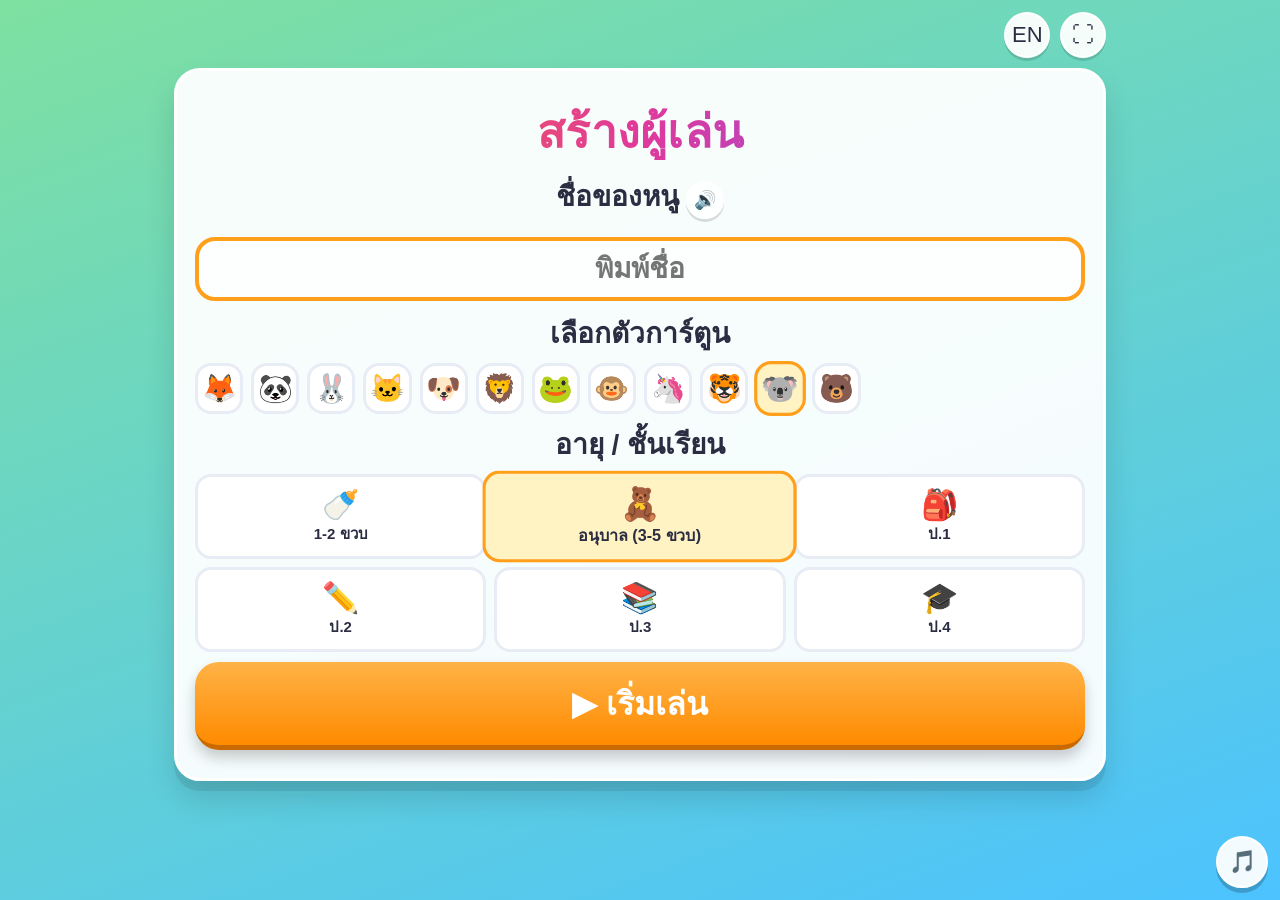
<file: index.html>
<!doctype html>
<html lang="th">
<head>
<meta charset="utf-8">
<meta name="robots" content="noindex,nofollow">
<meta name="viewport" content="width=device-width,initial-scale=1,maximum-scale=1,user-scalable=no,viewport-fit=cover">
<meta name="mobile-web-app-capable" content="yes">
<meta name="apple-mobile-web-app-capable" content="yes">
<meta name="apple-mobile-web-app-status-bar-style" content="black-translucent">
<title>เกมหนูน้อยอัจฉริยะ | Little Genius Games</title>
<link rel="stylesheet" href="style.css?v=28">
</head>
<body>
<div id="deco"></div>
<div id="app"></div>
<script src="js/core.js?v=28"></script>
<script src="js/data.js?v=28"></script>
<script src="js/gens.js?v=28"></script>
<script src="js/play.js?v=28"></script>
<script src="js/art.js?v=28"></script>
<script src="js/paint.js?v=28"></script>
<script src="js/update.js?v=28"></script>
<script src="js/app.js?v=28"></script>
</body>
</html>
</file>
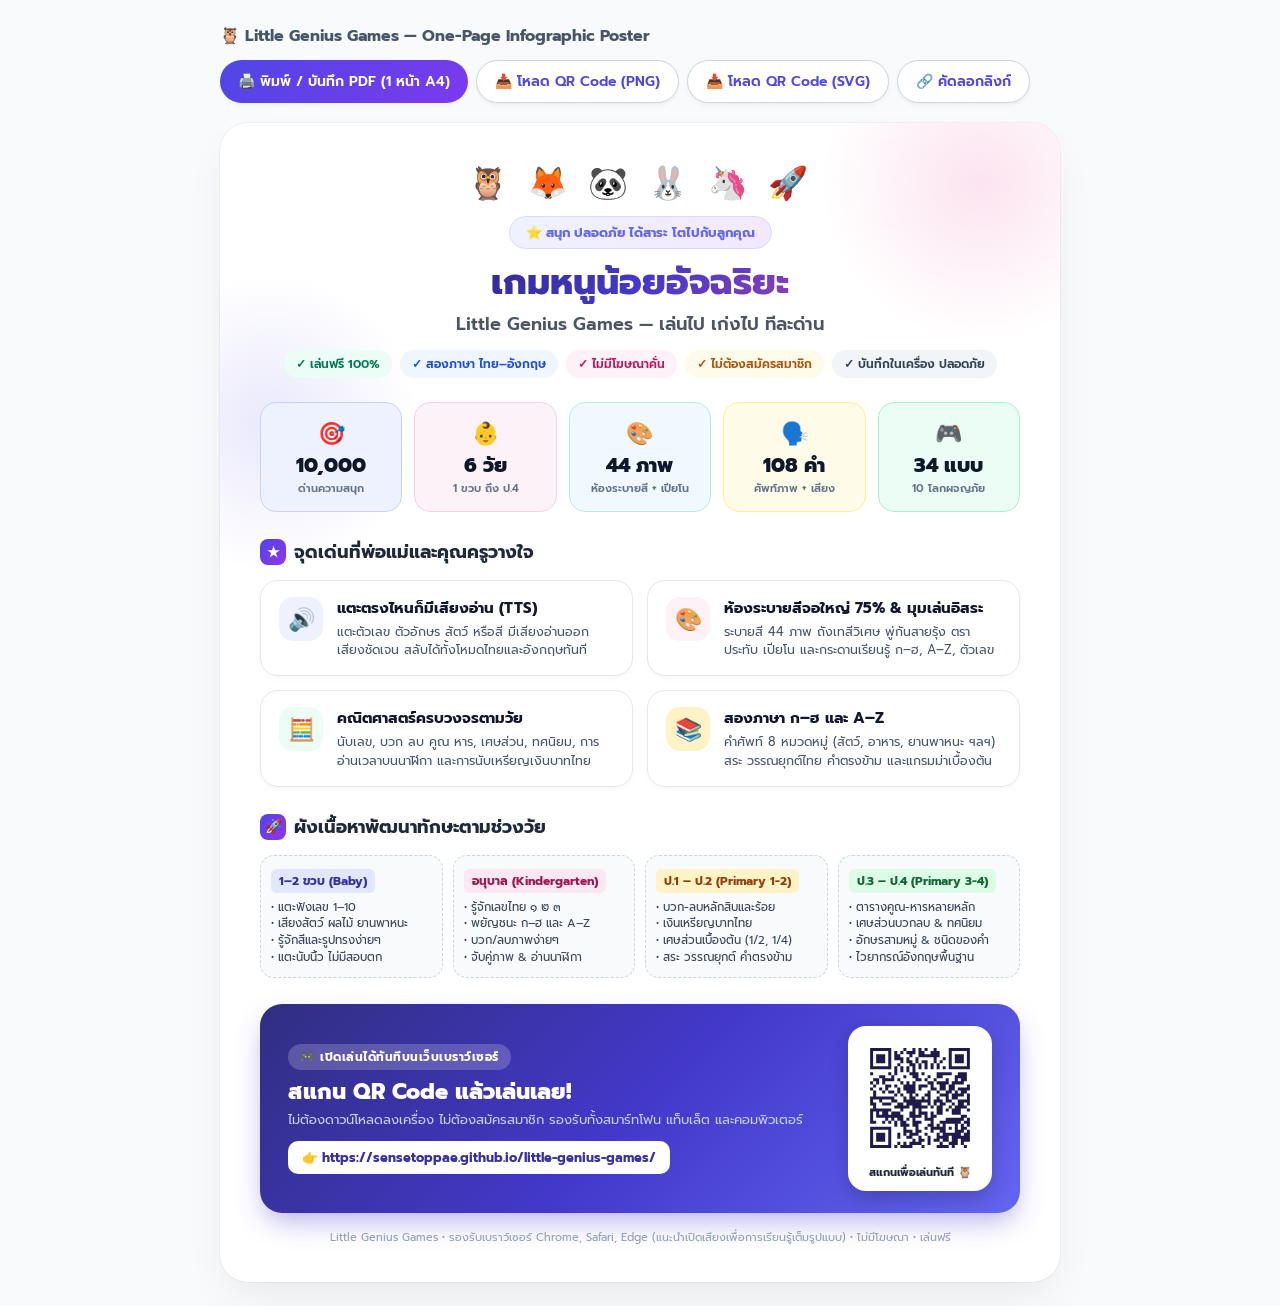
<file: infographic.html>
<!DOCTYPE html>
<html lang="th">
<head>
  <meta charset="UTF-8">
  <meta name="viewport" content="width=device-width, initial-scale=1.0">
  <title>เกมหนูน้อยอัจฉริยะ (Little Genius Games) - Infographic</title>
  <link rel="preconnect" href="https://fonts.googleapis.com">
  <link rel="preconnect" href="https://fonts.gstatic.com" crossorigin>
  <link href="https://fonts.googleapis.com/css2?family=Prompt:wght@300;400;500;600;700;800&display=swap" rel="stylesheet">
  <style>
    :root {
      --primary: #4F46E5;
      --primary-light: #EEF2FF;
      --secondary: #06B6D4;
      --accent-pink: #EC4899;
      --accent-yellow: #F59E0B;
      --accent-green: #10B981;
      --accent-purple: #8B5CF6;
      --text-dark: #1E293B;
      --text-muted: #64748B;
      --bg-page: #F8FAFC;
    }

    * {
      box-sizing: border-box;
      margin: 0;
      padding: 0;
      font-family: 'Prompt', -apple-system, BlinkMacSystemFont, 'Segoe UI', Roboto, sans-serif;
    }

    body {
      background-color: var(--bg-page);
      color: var(--text-dark);
      padding: 24px;
      display: flex;
      flex-direction: column;
      align-items: center;
      min-height: 100vh;
    }

    /* Action bar for screen view */
    .action-bar {
      width: 100%;
      max-width: 840px;
      display: flex;
      justify-content: space-between;
      align-items: center;
      margin-bottom: 20px;
      gap: 12px;
      flex-wrap: wrap;
    }

    .btn {
      display: inline-flex;
      align-items: center;
      gap: 8px;
      background: white;
      color: var(--primary);
      border: 1.5px solid #CBD5E1;
      padding: 10px 18px;
      border-radius: 9999px;
      font-weight: 600;
      font-size: 14px;
      cursor: pointer;
      text-decoration: none;
      box-shadow: 0 2px 4px rgba(0,0,0,0.05);
      transition: all 0.2s ease;
    }

    .btn:hover {
      background: var(--primary);
      color: white;
      border-color: var(--primary);
      transform: translateY(-1px);
      box-shadow: 0 4px 8px rgba(79, 70, 229, 0.25);
    }

    .btn-primary {
      background: linear-gradient(135deg, #4F46E5, #7C3AED);
      color: white;
      border: none;
    }
    .btn-primary:hover {
      background: linear-gradient(135deg, #4338CA, #6D28D9);
    }

    /* A4-like Poster Canvas */
    .infographic-sheet {
      width: 100%;
      max-width: 840px;
      background: white;
      border-radius: 28px;
      box-shadow: 0 20px 45px -10px rgba(0, 0, 0, 0.08), 0 0 0 1px rgba(0, 0, 0, 0.04);
      padding: 36px 40px;
      position: relative;
      overflow: hidden;
    }

    /* Top glowing decorative shapes */
    .bg-circle-1 {
      position: absolute;
      top: -100px;
      right: -80px;
      width: 320px;
      height: 320px;
      background: radial-gradient(circle, rgba(236,72,153,0.15) 0%, rgba(255,255,255,0) 70%);
      pointer-events: none;
    }
    .bg-circle-2 {
      position: absolute;
      top: 150px;
      left: -100px;
      width: 300px;
      height: 300px;
      background: radial-gradient(circle, rgba(79,70,229,0.12) 0%, rgba(255,255,255,0) 70%);
      pointer-events: none;
    }

    /* Header */
    .header {
      text-align: center;
      position: relative;
      margin-bottom: 24px;
    }

    .mascot-row {
      font-size: 32px;
      margin-bottom: 8px;
      letter-spacing: 4px;
      display: inline-block;
      animation: bounce 2s infinite ease-in-out;
    }

    .badge-tag {
      display: inline-flex;
      align-items: center;
      gap: 6px;
      background: linear-gradient(135deg, #EEF2FF, #F3E8FF);
      color: #6366F1;
      padding: 6px 16px;
      border-radius: 999px;
      font-weight: 700;
      font-size: 13px;
      margin-bottom: 12px;
      border: 1px solid #DDD6FE;
    }

    .main-title {
      font-size: 36px;
      font-weight: 800;
      line-height: 1.2;
      background: linear-gradient(135deg, #1E1B4B 0%, #4338CA 50%, #EC4899 100%);
      -webkit-background-clip: text;
      -webkit-text-fill-color: transparent;
      margin-bottom: 6px;
    }

    .sub-title {
      font-size: 18px;
      font-weight: 600;
      color: #4B5563;
      margin-bottom: 12px;
    }

    .pills-container {
      display: flex;
      justify-content: center;
      gap: 8px;
      flex-wrap: wrap;
    }

    .pill {
      font-size: 12px;
      font-weight: 600;
      padding: 5px 12px;
      border-radius: 999px;
      background: #F1F5F9;
      color: #334155;
    }
    .pill-green { background: #ECFDF5; color: #047857; }
    .pill-blue { background: #EFF6FF; color: #1D4ED8; }
    .pill-pink { background: #FDF2F8; color: #BE185D; }
    .pill-yellow { background: #FFFBEB; color: #B45309; }

    /* Stats Grid */
    .stats-grid {
      display: grid;
      grid-template-columns: repeat(5, 1fr);
      gap: 12px;
      margin-bottom: 26px;
    }

    .stat-card {
      background: linear-gradient(180deg, #F8FAFC 0%, #FFFFFF 100%);
      border: 1.5px solid #E2E8F0;
      border-radius: 16px;
      padding: 14px 8px;
      text-align: center;
      transition: all 0.2s ease;
      position: relative;
    }
    .stat-card:hover {
      transform: translateY(-2px);
      box-shadow: 0 8px 16px rgba(0,0,0,0.06);
    }
    .stat-card.c1 { border-color: #C7D2FE; background: #EEF2FF; }
    .stat-card.c2 { border-color: #FBCFE8; background: #FDF2F8; }
    .stat-card.c3 { border-color: #BAE6FD; background: #F0F9FF; }
    .stat-card.c4 { border-color: #FEF08A; background: #FEFCE8; }
    .stat-card.c5 { border-color: #A7F3D0; background: #ECFDF5; }

    .stat-icon {
      font-size: 22px;
      margin-bottom: 4px;
    }

    .stat-num {
      font-size: 20px;
      font-weight: 800;
      color: #0F172A;
      line-height: 1.1;
    }

    .stat-label {
      font-size: 11px;
      font-weight: 600;
      color: #64748B;
      margin-top: 4px;
    }

    /* Core Highlights 4-card Grid */
    .highlights-section {
      margin-bottom: 26px;
    }

    .section-header {
      display: flex;
      align-items: center;
      gap: 8px;
      font-size: 18px;
      font-weight: 700;
      color: #1E293B;
      margin-bottom: 14px;
    }

    .section-header span {
      background: linear-gradient(135deg, #4F46E5, #9333EA);
      color: white;
      width: 26px;
      height: 26px;
      border-radius: 8px;
      display: inline-flex;
      align-items: center;
      justify-content: center;
      font-size: 14px;
    }

    .feature-grid {
      display: grid;
      grid-template-columns: repeat(2, 1fr);
      gap: 14px;
    }

    .feature-card {
      padding: 16px 18px;
      border-radius: 18px;
      border: 1px solid #E2E8F0;
      background: #FFFFFF;
      box-shadow: 0 4px 6px -1px rgba(0, 0, 0, 0.03);
      position: relative;
      display: flex;
      gap: 14px;
      align-items: flex-start;
    }

    .feat-icon-box {
      width: 44px;
      height: 44px;
      border-radius: 14px;
      display: flex;
      align-items: center;
      justify-content: center;
      font-size: 22px;
      flex-shrink: 0;
    }
    .feat-icon-1 { background: #EEF2FF; color: #4F46E5; }
    .feat-icon-2 { background: #FDF2F8; color: #DB2777; }
    .feat-icon-3 { background: #ECFDF5; color: #059669; }
    .feat-icon-4 { background: #FEF3C7; color: #D97706; }

    .feat-title {
      font-size: 15px;
      font-weight: 700;
      color: #0F172A;
      margin-bottom: 4px;
    }

    .feat-desc {
      font-size: 12.5px;
      line-height: 1.45;
      color: #475569;
    }

    /* Age Learning Roadmap */
    .roadmap-section {
      margin-bottom: 26px;
    }

    .roadmap-grid {
      display: grid;
      grid-template-columns: repeat(4, 1fr);
      gap: 10px;
    }

    .age-box {
      background: #F8FAFC;
      border: 1.5px dashed #CBD5E1;
      border-radius: 14px;
      padding: 12px 10px;
      text-align: left;
    }

    .age-tag {
      font-size: 12px;
      font-weight: 700;
      padding: 3px 8px;
      border-radius: 6px;
      display: inline-block;
      margin-bottom: 6px;
    }
    .age-tag-1 { background: #E0E7FF; color: #3730A3; }
    .age-tag-2 { background: #FCE7F3; color: #9D174D; }
    .age-tag-3 { background: #FEF3C7; color: #92400E; }
    .age-tag-4 { background: #DCFCE7; color: #166534; }

    .age-desc {
      font-size: 11.5px;
      color: #334155;
      line-height: 1.45;
    }

    /* CTA / QR Code Box */
    .cta-box {
      background: linear-gradient(135deg, #312E81 0%, #4338CA 50%, #6366F1 100%);
      color: white;
      border-radius: 22px;
      padding: 22px 28px;
      display: flex;
      align-items: center;
      justify-content: space-between;
      gap: 20px;
      position: relative;
      overflow: hidden;
      box-shadow: 0 12px 28px -5px rgba(67, 56, 202, 0.4);
    }

    .cta-left {
      flex: 1;
    }

    .cta-badge {
      display: inline-block;
      background: rgba(255, 255, 255, 0.2);
      backdrop-filter: blur(8px);
      font-size: 12px;
      font-weight: 700;
      padding: 4px 12px;
      border-radius: 999px;
      margin-bottom: 8px;
      letter-spacing: 0.5px;
    }

    .cta-title {
      font-size: 22px;
      font-weight: 800;
      line-height: 1.25;
      margin-bottom: 6px;
    }

    .cta-sub {
      font-size: 13px;
      color: #C7D2FE;
      margin-bottom: 12px;
      line-height: 1.4;
    }

    .cta-link-pill {
      display: inline-flex;
      align-items: center;
      gap: 6px;
      background: white;
      color: #3730A3;
      padding: 7px 14px;
      border-radius: 10px;
      font-size: 13px;
      font-weight: 700;
      word-break: break-all;
    }

    .cta-qr-container {
      background: white;
      padding: 10px;
      border-radius: 18px;
      box-shadow: 0 8px 20px rgba(0,0,0,0.2);
      display: flex;
      flex-direction: column;
      align-items: center;
      flex-shrink: 0;
      text-align: center;
    }

    .qr-svg-wrapper {
      width: 124px;
      height: 124px;
      display: flex;
      align-items: center;
      justify-content: center;
    }

    .qr-svg-wrapper svg {
      width: 100%;
      height: 100%;
    }

    .qr-caption {
      font-size: 11px;
      font-weight: 700;
      color: #1E293B;
      margin-top: 4px;
    }

    /* Footer Note */
    .footer-note {
      text-align: center;
      margin-top: 16px;
      font-size: 11px;
      color: #94A3B8;
    }

    /* Print styles for exact 1-page A4 output */
    @media print {
      body {
        padding: 0;
        background: white;
      }
      .action-bar {
        display: none !important;
      }
      .infographic-sheet {
        max-width: 100%;
        box-shadow: none;
        border: none;
        padding: 16px 24px;
        page-break-inside: avoid;
      }
      .cta-box {
        -webkit-print-color-adjust: exact;
        print-color-adjust: exact;
      }
      .stat-card, .feat-icon-box, .age-box, .pill {
        -webkit-print-color-adjust: exact;
        print-color-adjust: exact;
      }
    }

    @media (max-width: 768px) {
      .stats-grid {
        grid-template-columns: repeat(3, 1fr);
      }
      .feature-grid {
        grid-template-columns: 1fr;
      }
      .roadmap-grid {
        grid-template-columns: repeat(2, 1fr);
      }
      .cta-box {
        flex-direction: column;
        text-align: center;
      }
    }
  </style>
</head>
<body>

  <!-- Screen Top Bar Buttons -->
  <div class="action-bar">
    <div style="font-weight: 700; color: #475569; display: flex; align-items: center; gap: 8px;">
      <span>🦉 Little Genius Games — One-Page Infographic Poster</span>
    </div>
    <div style="display: flex; gap: 8px; flex-wrap: wrap;">
      <button class="btn btn-primary" onclick="window.print()">
        🖨️ พิมพ์ / บันทึก PDF (1 หน้า A4)
      </button>
      <a href="qrcode.png" download="little-genius-games-qr.png" class="btn">
        📥 โหลด QR Code (PNG)
      </a>
      <a href="qrcode.svg" download="little-genius-games-qr.svg" class="btn">
        📥 โหลด QR Code (SVG)
      </a>
      <button class="btn" onclick="copyGameUrl()">
        🔗 คัดลอกลิงก์
      </button>
    </div>
  </div>

  <!-- A4 Single Page Infographic Container -->
  <div class="infographic-sheet" id="infographic">
    <div class="bg-circle-1"></div>
    <div class="bg-circle-2"></div>

    <!-- Header Section -->
    <header class="header">
      <div class="mascot-row">🦉 🦊 🐼 🐰 🦄 🚀</div>
      <br>
      <div class="badge-tag">
        ⭐ สนุก ปลอดภัย ได้สาระ โตไปกับลูกคุณ
      </div>
      <h1 class="main-title">เกมหนูน้อยอัจฉริยะ</h1>
      <p class="sub-title">Little Genius Games — เล่นไป เก่งไป ทีละด่าน</p>

      <div class="pills-container">
        <span class="pill pill-green">✓ เล่นฟรี 100%</span>
        <span class="pill pill-blue">✓ สองภาษา ไทย–อังกฤษ</span>
        <span class="pill pill-pink">✓ ไม่มีโฆษณาคั่น</span>
        <span class="pill pill-yellow">✓ ไม่ต้องสมัครสมาชิก</span>
        <span class="pill">✓ บันทึกในเครื่อง ปลอดภัย</span>
      </div>
    </header>

    <!-- 5 Big Stats Cards -->
    <section class="stats-grid">
      <div class="stat-card c1">
        <div class="stat-icon">🎯</div>
        <div class="stat-num">10,000</div>
        <div class="stat-label">ด่านความสนุก</div>
      </div>
      <div class="stat-card c2">
        <div class="stat-icon">👶</div>
        <div class="stat-num">6 วัย</div>
        <div class="stat-label">1 ขวบ ถึง ป.4</div>
      </div>
      <div class="stat-card c3">
        <div class="stat-icon">🎨</div>
        <div class="stat-num">44 ภาพ</div>
        <div class="stat-label">ห้องระบายสี + เปียโน</div>
      </div>
      <div class="stat-card c4">
        <div class="stat-icon">🗣️</div>
        <div class="stat-num">108 คำ</div>
        <div class="stat-label">ศัพท์ภาพ + เสียง</div>
      </div>
      <div class="stat-card c5">
        <div class="stat-icon">🎮</div>
        <div class="stat-num">34 แบบ</div>
        <div class="stat-label">10 โลกผจญภัย</div>
      </div>
    </section>

    <!-- Core Highlights Grid -->
    <section class="highlights-section">
      <div class="section-header">
        <span>★</span> จุดเด่นที่พ่อแม่และคุณครูวางใจ
      </div>

      <div class="feature-grid">
        <!-- Feature 1 -->
        <div class="feature-card">
          <div class="feat-icon-box feat-icon-1">🔊</div>
          <div>
            <div class="feat-title">แตะตรงไหนก็มีเสียงอ่าน (TTS)</div>
            <div class="feat-desc">แตะตัวเลข ตัวอักษร สัตว์ หรือสี มีเสียงอ่านออกเสียงชัดเจน สลับได้ทั้งโหมดไทยและอังกฤษทันที</div>
          </div>
        </div>

        <!-- Feature 2 -->
        <div class="feature-card">
          <div class="feat-icon-box feat-icon-2">🎨</div>
          <div>
            <div class="feat-title">ห้องระบายสีจอใหญ่ 75% & มุมเล่นอิสระ</div>
            <div class="feat-desc">ระบายสี 44 ภาพ ถังเทสีวิเศษ พู่กันสายรุ้ง ตราประทับ เปียโน และกระดานเรียนรู้ ก–ฮ, A–Z, ตัวเลข</div>
          </div>
        </div>

        <!-- Feature 3 -->
        <div class="feature-card">
          <div class="feat-icon-box feat-icon-3">🧮</div>
          <div>
            <div class="feat-title">คณิตศาสตร์ครบวงจรตามวัย</div>
            <div class="feat-desc">นับเลข, บวก ลบ คูณ หาร, เศษส่วน, ทศนิยม, การอ่านเวลาบนนาฬิกา และการนับเหรียญเงินบาทไทย</div>
          </div>
        </div>

        <!-- Feature 4 -->
        <div class="feature-card">
          <div class="feat-icon-box feat-icon-4">📚</div>
          <div>
            <div class="feat-title">สองภาษา ก–ฮ และ A–Z</div>
            <div class="feat-desc">คำศัพท์ 8 หมวดหมู่ (สัตว์, อาหาร, ยานพาหนะ ฯลฯ) สระ วรรณยุกต์ไทย คำตรงข้าม และแกรมม่าเบื้องต้น</div>
          </div>
        </div>
      </div>
    </section>

    <!-- Roadmap by Age -->
    <section class="roadmap-section">
      <div class="section-header">
        <span>🚀</span> ผังเนื้อหาพัฒนาทักษะตามช่วงวัย
      </div>

      <div class="roadmap-grid">
        <div class="age-box">
          <span class="age-tag age-tag-1">1–2 ขวบ (Baby)</span>
          <p class="age-desc">
            • แตะฟังเลข 1–10<br>
            • เสียงสัตว์ ผลไม้ ยานพาหนะ<br>
            • รู้จักสีและรูปทรงง่ายๆ<br>
            • แตะนับนิ้ว ไม่มีสอบตก
          </p>
        </div>

        <div class="age-box">
          <span class="age-tag age-tag-2">อนุบาล (Kindergarten)</span>
          <p class="age-desc">
            • รู้จักเลขไทย ๑ ๒ ๓<br>
            • พยัญชนะ ก–ฮ และ A–Z<br>
            • บวก/ลบภาพง่ายๆ<br>
            • จับคู่ภาพ & อ่านนาฬิกา
          </p>
        </div>

        <div class="age-box">
          <span class="age-tag age-tag-3">ป.1 – ป.2 (Primary 1-2)</span>
          <p class="age-desc">
            • บวก-ลบหลักสิบและร้อย<br>
            • เงินเหรียญบาทไทย<br>
            • เศษส่วนเบื้องต้น (1/2, 1/4)<br>
            • สระ วรรณยุกต์ คำตรงข้าม
          </p>
        </div>

        <div class="age-box">
          <span class="age-tag age-tag-4">ป.3 – ป.4 (Primary 3-4)</span>
          <p class="age-desc">
            • ตารางคูณ-หารหลายหลัก<br>
            • เศษส่วนบวกลบ & ทศนิยม<br>
            • อักษรสามหมู่ & ชนิดของคำ<br>
            • ไวยากรณ์อังกฤษพื้นฐาน
          </p>
        </div>
      </div>
    </section>

    <!-- Call to Action Banner + QR Code -->
    <section class="cta-box">
      <div class="cta-left">
        <div class="cta-badge">🎮 เปิดเล่นได้ทันทีบนเว็บเบราว์เซอร์</div>
        <h2 class="cta-title">สแกน QR Code แล้วเล่นเลย!</h2>
        <p class="cta-sub">
          ไม่ต้องดาวน์โหลดลงเครื่อง ไม่ต้องสมัครสมาชิก รองรับทั้งสมาร์ทโฟน แท็บเล็ต และคอมพิวเตอร์
        </p>
        <div class="cta-link-pill">
          👉 https://sensetoppae.github.io/little-genius-games/
        </div>
      </div>

      <div class="cta-qr-container">
        <div class="qr-svg-wrapper">
          <!-- Embedded SVG Vector QR Code -->
          <svg width="100%" height="100%" version="1.1" viewBox="0 0 41 41" xmlns="http://www.w3.org/2000/svg">
            <path d="M4,4H5V5H4zM5,4H6V5H5zM6,4H7V5H6zM7,4H8V5H7zM8,4H9V5H8zM9,4H10V5H9zM10,4H11V5H10zM15,4H16V5H15zM18,4H19V5H18zM20,4H21V5H20zM22,4H23V5H22zM25,4H26V5H25zM30,4H31V5H30zM31,4H32V5H31zM32,4H33V5H32zM33,4H34V5H33zM34,4H35V5H34zM35,4H36V5H35zM36,4H37V5H36zM4,5H5V6H4zM10,5H11V6H10zM12,5H13V6H12zM14,5H15V6H14zM16,5H17V6H16zM17,5H18V6H17zM18,5H19V6H18zM20,5H21V6H20zM21,5H22V6H21zM24,5H25V6H24zM25,5H26V6H25zM26,5H27V6H26zM30,5H31V6H30zM36,5H37V6H36zM4,6H5V7H4zM6,6H7V7H6zM7,6H8V7H7zM8,6H9V7H8zM10,6H11V7H10zM12,6H13V7H12zM13,6H14V7H13zM17,6H18V7H17zM20,6H21V7H20zM21,6H22V7H21zM22,6H23V7H22zM23,6H24V7H23zM24,6H25V7H24zM25,6H26V7H25zM26,6H27V7H26zM30,6H31V7H30zM32,6H33V7H32zM33,6H34V7H33zM34,6H35V7H34zM36,6H37V7H36zM4,7H5V8H4zM6,7H7V8H6zM7,7H8V8H7zM8,7H9V8H8zM10,7H11V8H10zM12,7H13V8H12zM13,7H14V8H13zM14,7H15V8H14zM16,7H17V8H16zM19,7H20V8H19zM25,7H26V8H25zM28,7H29V8H28zM30,7H31V8H30zM32,7H33V8H32zM33,7H34V8H33zM34,7H35V8H34zM36,7H37V8H36zM4,8H5V9H4zM6,8H7V9H6zM7,8H8V9H7zM8,8H9V9H8zM10,8H11V9H10zM14,8H15V9H14zM16,8H17V9H16zM17,8H18V9H17zM19,8H20V9H19zM21,8H22V9H21zM22,8H23V9H22zM25,8H26V9H25zM27,8H28V9H27zM30,8H31V9H30zM32,8H33V9H32zM33,8H34V9H33zM34,8H35V9H34zM36,8H37V9H36zM4,9H5V10H4zM10,9H11V10H10zM13,9H14V10H13zM17,9H18V10H17zM18,9H19V10H18zM20,9H21V10H20zM22,9H23V10H22zM24,9H25V10H24zM26,9H27V10H26zM30,9H31V10H30zM36,9H37V10H36zM4,10H5V11H4zM5,10H6V11H5zM6,10H7V11H6zM7,10H8V11H7zM8,10H9V11H8zM9,10H10V11H9zM10,10H11V11H10zM12,10H13V11H12zM14,10H15V11H14zM16,10H17V11H16zM18,10H19V11H18zM20,10H21V11H20zM22,10H23V11H22zM24,10H25V11H24zM26,10H27V11H26zM28,10H29V11H28zM30,10H31V11H30zM31,10H32V11H31zM32,10H33V11H32zM33,10H34V11H33zM34,10H35V11H34zM35,10H36V11H35zM36,10H37V11H36zM12,11H13V12H12zM14,11H15V12H14zM16,11H17V12H16zM18,11H19V12H18zM4,12H5V13H4zM10,12H11V13H10zM12,12H13V13H12zM17,12H18V13H17zM18,12H19V13H18zM19,12H20V13H19zM21,12H22V13H21zM26,12H27V13H26zM27,12H28V13H27zM28,12H29V13H28zM29,12H30V13H29zM30,12H31V13H30zM33,12H34V13H33zM34,12H35V13H34zM35,12H36V13H35zM7,13H8V14H7zM8,13H9V14H8zM11,13H12V14H11zM15,13H16V14H15zM18,13H19V14H18zM19,13H20V14H19zM23,13H24V14H23zM26,13H27V14H26zM27,13H28V14H27zM32,13H33V14H32zM33,13H34V14H33zM34,13H35V14H34zM35,13H36V14H35zM5,14H6V15H5zM6,14H7V15H6zM8,14H9V15H8zM9,14H10V15H9zM10,14H11V15H10zM11,14H12V15H11zM13,14H14V15H13zM19,14H20V15H19zM20,14H21V15H20zM22,14H23V15H22zM25,14H26V15H25zM29,14H30V15H29zM32,14H33V15H32zM34,14H35V15H34zM35,14H36V15H35zM4,15H5V16H4zM6,15H7V16H6zM8,15H9V16H8zM14,15H15V16H14zM16,15H17V16H16zM18,15H19V16H18zM23,15H24V16H23zM24,15H25V16H24zM26,15H27V16H26zM27,15H28V16H27zM28,15H29V16H28zM29,15H30V16H29zM31,15H32V16H31zM32,15H33V16H32zM33,15H34V16H33zM34,15H35V16H34zM5,16H6V17H5zM9,16H10V17H9zM10,16H11V17H10zM12,16H13V17H12zM15,16H16V17H15zM16,16H17V17H16zM17,16H18V17H17zM18,16H19V17H18zM20,16H21V17H20zM21,16H22V17H21zM22,16H23V17H22zM24,16H25V17H24zM27,16H28V17H27zM28,16H29V17H28zM30,16H31V17H30zM31,16H32V17H31zM36,16H37V17H36zM4,17H5V18H4zM7,17H8V18H7zM9,17H10V18H9zM13,17H14V18H13zM15,17H16V18H15zM16,17H17V18H16zM17,17H18V18H17zM18,17H19V18H18zM20,17H21V18H20zM24,17H25V18H24zM25,17H26V18H25zM27,17H28V18H27zM28,17H29V18H28zM30,17H31V18H30zM31,17H32V18H31zM33,17H34V18H33zM34,17H35V18H34zM35,17H36V18H35zM36,17H37V18H36zM5,18H6V19H5zM8,18H9V19H8zM10,18H11V19H10zM11,18H12V19H11zM13,18H14V19H13zM16,18H17V19H16zM17,18H18V19H17zM18,18H19V19H18zM23,18H24V19H23zM26,18H27V19H26zM29,18H30V19H29zM30,18H31V19H30zM32,18H33V19H32zM34,18H35V19H34zM35,18H36V19H35zM5,19H6V20H5zM12,19H13V20H12zM14,19H15V20H14zM17,19H18V20H17zM19,19H20V20H19zM22,19H23V20H22zM23,19H24V20H23zM27,19H28V20H27zM28,19H29V20H28zM29,19H30V20H29zM31,19H32V20H31zM32,19H33V20H32zM33,19H34V20H33zM34,19H35V20H34zM36,19H37V20H36zM4,20H5V21H4zM5,20H6V21H5zM6,20H7V21H6zM7,20H8V21H7zM8,20H9V21H8zM9,20H10V21H9zM10,20H11V21H10zM11,20H12V21H11zM15,20H16V21H15zM17,20H18V21H17zM18,20H19V21H18zM21,20H22V21H21zM23,20H24V21H23zM26,20H27V21H26zM29,20H30V21H29zM31,20H32V21H31zM32,20H33V21H32zM36,20H37V21H36zM4,21H5V22H4zM7,21H8V22H7zM11,21H12V22H11zM12,21H13V22H12zM15,21H16V22H15zM16,21H17V22H16zM17,21H18V22H17zM18,21H19V22H18zM19,21H20V22H19zM20,21H21V22H20zM21,21H22V22H21zM22,21H23V22H22zM23,21H24V22H23zM25,21H26V22H25zM26,21H27V22H26zM27,21H28V22H27zM29,21H30V22H29zM30,21H31V22H30zM33,21H34V22H33zM34,21H35V22H34zM35,21H36V22H35zM36,21H37V22H36zM4,22H5V23H4zM5,22H6V23H5zM8,22H9V23H8zM9,22H10V23H9zM10,22H11V23H10zM13,22H14V23H13zM14,22H15V23H14zM16,22H17V23H16zM17,22H18V23H17zM18,22H19V23H18zM19,22H20V23H19zM20,22H21V23H20zM23,22H24V23H23zM25,22H26V23H25zM27,22H28V23H27zM28,22H29V23H28zM31,22H32V23H31zM33,22H34V23H33zM34,22H35V23H34zM36,22H37V23H36zM5,23H6V24H5zM12,23H13V24H12zM13,23H14V24H13zM14,23H15V24H14zM15,23H16V24H15zM16,23H17V24H16zM18,23H19V24H18zM19,23H20V24H19zM20,23H21V24H20zM21,23H22V24H21zM22,23H23V24H22zM24,23H25V24H24zM26,23H27V24H26zM27,23H28V24H27zM30,23H31V24H30zM32,23H33V24H32zM33,23H34V24H33zM34,23H35V24H34zM35,23H36V24H35zM4,24H5V25H4zM5,24H6V25H5zM6,24H7V25H6zM7,24H8V25H7zM8,24H9V25H8zM9,24H10V25H9zM10,24H11V25H10zM14,24H15V25H14zM18,24H19V25H18zM20,24H21V25H20zM26,24H27V25H26zM27,24H28V25H27zM29,24H30V25H29zM31,24H32V25H31zM32,24H33V25H32zM33,24H34V25H33zM36,24H37V25H36zM4,25H5V26H4zM6,25H7V26H6zM8,25H9V26H8zM9,25H10V26H9zM11,25H12V26H11zM12,25H13V26H12zM13,25H14V26H13zM17,25H18V26H17zM18,25H19V26H18zM20,25H21V26H20zM21,25H22V26H21zM22,25H23V26H22zM24,25H25V26H24zM26,25H27V26H26zM27,25H28V26H27zM31,25H32V26H31zM32,25H33V26H32zM33,25H34V26H33zM4,26H5V27H4zM6,26H7V27H6zM7,26H8V27H7zM8,26H9V27H8zM9,26H10V27H9zM10,26H11V27H10zM11,26H12V27H11zM12,26H13V27H12zM13,26H14V27H13zM14,26H15V27H14zM17,26H18V27H17zM18,26H19V27H18zM19,26H20V27H19zM20,26H21V27H20zM22,26H23V27H22zM24,26H25V27H24zM25,26H26V27H25zM34,26H35V27H34zM35,26H36V27H35zM4,27H5V28H4zM9,27H10V28H9zM11,27H12V28H11zM13,27H14V28H13zM14,27H15V28H14zM16,27H17V28H16zM18,27H19V28H18zM22,27H23V28H22zM23,27H24V28H23zM24,27H25V28H24zM29,27H30V28H29zM30,27H31V28H30zM31,27H32V28H31zM32,27H33V28H32zM33,27H34V28H33zM34,27H35V28H34zM36,27H37V28H36zM4,28H5V29H4zM5,28H6V29H5zM8,28H9V29H8zM10,28H11V29H10zM12,28H13V29H12zM14,28H15V29H14zM15,28H16V29H15zM18,28H19V29H18zM19,28H20V29H19zM20,28H21V29H20zM24,28H25V29H24zM27,28H28V29H27zM28,28H29V29H28zM29,28H30V29H29zM30,28H31V29H30zM31,28H32V29H31zM32,28H33V29H32zM33,28H34V29H33zM35,28H36V29H35zM36,28H37V29H36zM12,29H13V30H12zM14,29H15V30H14zM15,29H16V30H15zM16,29H17V30H16zM18,29H19V30H18zM19,29H20V30H19zM23,29H24V30H23zM24,29H25V30H24zM26,29H27V30H26zM28,29H29V30H28zM32,29H33V30H32zM34,29H35V30H34zM36,29H37V30H36zM4,30H5V31H4zM5,30H6V31H5zM6,30H7V31H6zM7,30H8V31H7zM8,30H9V31H8zM9,30H10V31H9zM10,30H11V31H10zM15,30H16V31H15zM19,30H20V31H19zM22,30H23V31H22zM24,30H25V31H24zM25,30H26V31H25zM26,30H27V31H26zM27,30H28V31H27zM28,30H29V31H28zM30,30H31V31H30zM32,30H33V31H32zM34,30H35V31H34zM35,30H36V31H35zM4,31H5V32H4zM10,31H11V32H10zM15,31H16V32H15zM16,31H17V32H16zM17,31H18V32H17zM19,31H20V32H19zM20,31H21V32H20zM24,31H25V32H24zM27,31H28V32H27zM28,31H29V32H28zM32,31H33V32H32zM33,31H34V32H33zM34,31H35V32H34zM36,31H37V32H36zM4,32H5V33H4zM6,32H7V33H6zM7,32H8V33H7zM8,32H9V33H8zM10,32H11V33H10zM13,32H14V33H13zM15,32H16V33H15zM17,32H18V33H17zM18,32H19V33H18zM19,32H20V33H19zM22,32H23V33H22zM26,32H27V33H26zM28,32H29V33H28zM29,32H30V33H29zM30,32H31V33H30zM31,32H32V33H31zM32,32H33V33H32zM33,32H34V33H33zM35,32H36V33H35zM36,32H37V33H36zM4,33H5V34H4zM6,33H7V34H6zM7,33H8V34H7zM8,33H9V34H8zM10,33H11V34H10zM13,33H14V34H13zM16,33H17V34H16zM17,33H18V34H17zM20,33H21V34H20zM23,33H24V34H23zM26,33H27V34H26zM27,33H28V34H27zM28,33H29V34H28zM29,33H30V34H29zM31,33H32V34H31zM32,33H33V34H32zM33,33H34V34H33zM34,33H35V34H34zM35,33H36V34H35zM36,33H37V34H36zM4,34H5V35H4zM6,34H7V35H6zM7,34H8V35H7zM8,34H9V35H8zM10,34H11V35H10zM18,34H19V35H18zM20,34H21V35H20zM21,34H22V35H21zM23,34H24V35H23zM25,34H26V35H25zM26,34H27V35H26zM28,34H29V35H28zM29,34H30V35H29zM31,34H32V35H31zM32,34H33V35H32zM34,34H35V35H34zM35,34H36V35H35zM36,34H37V35H36zM4,35H5V36H4zM10,35H11V36H10zM13,35H14V36H13zM15,35H16V36H15zM17,35H18V36H17zM18,35H19V36H18zM19,35H20V36H19zM20,35H21V36H20zM23,35H24V36H23zM27,35H28V36H27zM30,35H31V36H30zM31,35H32V36H31zM32,35H33V36H32zM34,35H35V36H34zM4,36H5V37H4zM5,36H6V37H5zM6,36H7V37H6zM7,36H8V37H7zM8,36H9V37H8zM9,36H10V37H9zM10,36H11V37H10zM12,36H13V37H12zM14,36H15V37H14zM15,36H16V37H15zM16,36H17V37H16zM17,36H18V37H17zM21,36H22V37H21zM26,36H27V37H26zM27,36H28V37H27zM28,36H29V37H28zM29,36H30V37H29zM31,36H32V37H31zM35,36H36V37H35z" id="qr-path" fill="#1E1B4B" fill-opacity="1" fill-rule="nonzero" stroke="none"/>
          </svg>
        </div>
        <div class="qr-caption">สแกนเพื่อเล่นทันที 🦉</div>
      </div>
    </section>

    <footer class="footer-note">
      Little Genius Games • รองรับเบราว์เซอร์ Chrome, Safari, Edge (แนะนำเปิดเสียงเพื่อการเรียนรู้เต็มรูปแบบ) • ไม่มีโฆษณา • เล่นฟรี
    </footer>
  </div>

  <script>
    function copyGameUrl() {
      const url = "https://sensetoppae.github.io/little-genius-games/";
      navigator.clipboard.writeText(url).then(() => {
        alert("คัดลอกลิงก์เกมเรียบร้อยแล้ว: " + url);
      }).catch(err => {
        prompt("คัดลอกลิงก์:", url);
      });
    }
  </script>
</body>
</html>
</file>
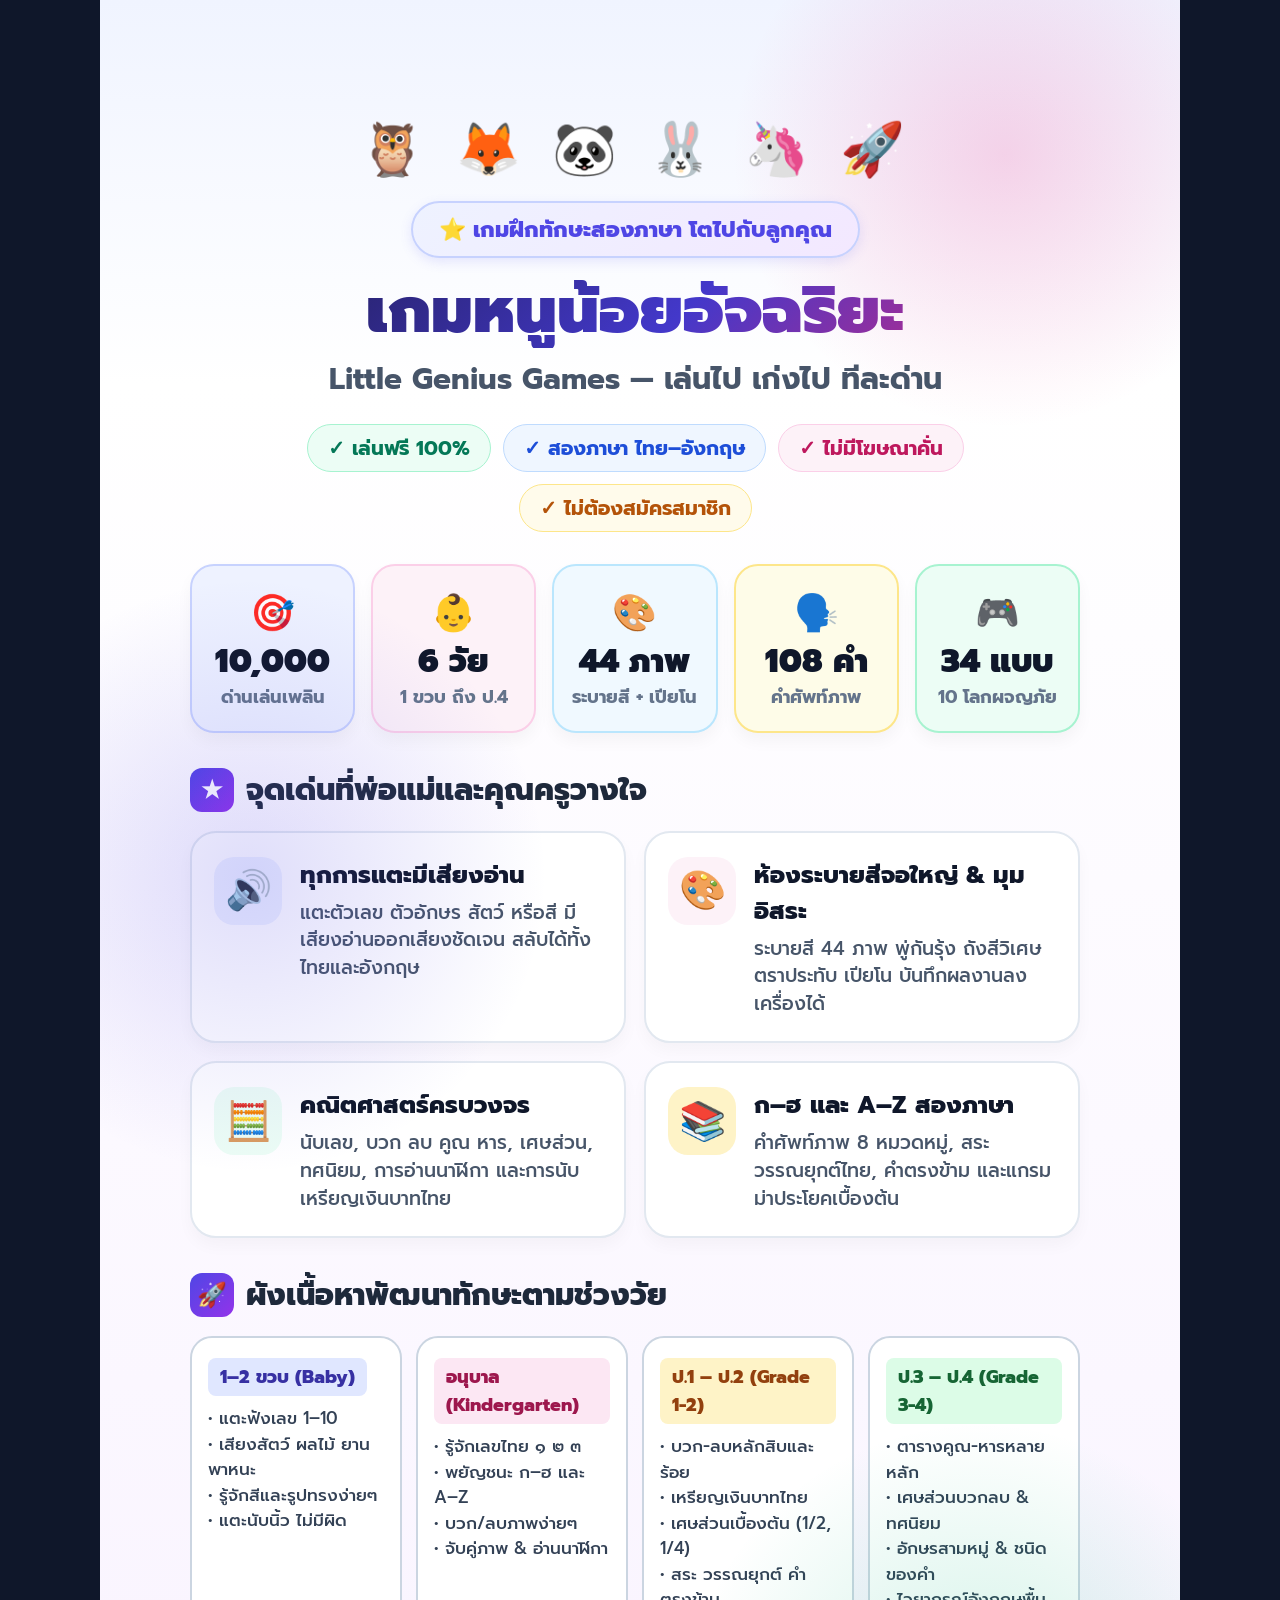
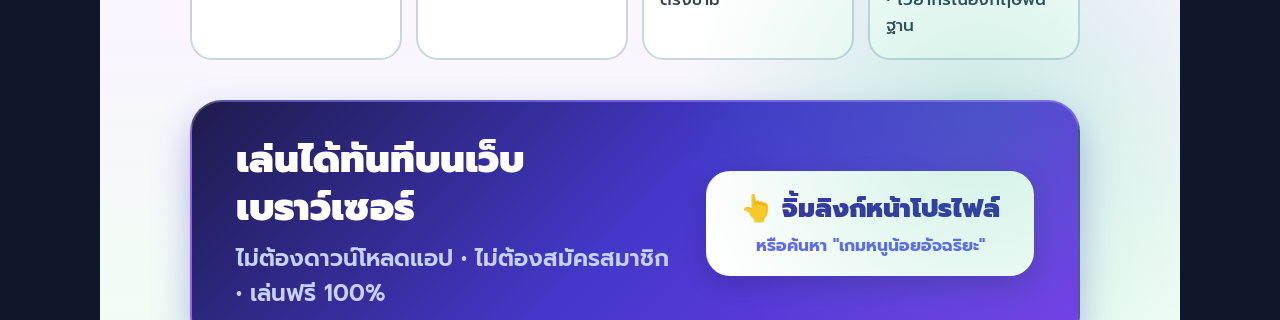
<file: infographic_tiktok.html>
<!DOCTYPE html>
<html lang="th">
<head>
  <meta charset="UTF-8">
  <meta name="viewport" content="width=device-width, initial-scale=1.0">
  <title>เกมหนูน้อยอัจฉริยะ - TikTok Version</title>
  <link rel="preconnect" href="https://fonts.googleapis.com">
  <link rel="preconnect" href="https://fonts.gstatic.com" crossorigin>
  <link href="https://fonts.googleapis.com/css2?family=Prompt:wght@300;400;500;600;700;800;900&display=swap" rel="stylesheet">
  <style>
    :root {
      --primary: #4F46E5;
      --text-dark: #1E293B;
    }

    * {
      box-sizing: border-box;
      margin: 0;
      padding: 0;
      font-family: 'Prompt', -apple-system, BlinkMacSystemFont, sans-serif;
    }

    body {
      background-color: #0F172A;
      display: flex;
      justify-content: center;
      align-items: center;
      min-height: 100vh;
      padding: 0;
    }

    /* TikTok Canvas 1080 x 1920 (9:16) */
    .tiktok-canvas {
      width: 1080px;
      height: 1920px;
      background: linear-gradient(180deg, #F0F4FF 0%, #FFFFFF 20%, #FAF5FF 85%, #F0FDF4 100%);
      position: relative;
      overflow: hidden;
      display: flex;
      flex-direction: column;
      padding: 110px 100px 200px 90px; /* Safe zones for TikTok UI buttons and caption */
    }

    /* Decorative glowing gradient orbs */
    .orb-1 {
      position: absolute;
      top: -120px;
      right: -100px;
      width: 550px;
      height: 550px;
      background: radial-gradient(circle, rgba(236, 72, 153, 0.22) 0%, rgba(255, 255, 255, 0) 70%);
      pointer-events: none;
    }
    .orb-2 {
      position: absolute;
      top: 30%;
      left: -150px;
      width: 600px;
      height: 600px;
      background: radial-gradient(circle, rgba(79, 70, 229, 0.18) 0%, rgba(255, 255, 255, 0) 70%);
      pointer-events: none;
    }
    .orb-3 {
      position: absolute;
      bottom: -100px;
      right: -100px;
      width: 600px;
      height: 600px;
      background: radial-gradient(circle, rgba(16, 185, 129, 0.2) 0%, rgba(255, 255, 255, 0) 70%);
      pointer-events: none;
    }

    /* Header */
    .header {
      text-align: center;
      margin-bottom: 32px;
      position: relative;
    }

    .mascots {
      font-size: 52px;
      letter-spacing: 6px;
      margin-bottom: 12px;
    }

    .top-badge {
      display: inline-flex;
      align-items: center;
      gap: 10px;
      background: linear-gradient(135deg, #EEF2FF, #F3E8FF);
      color: #4F46E5;
      padding: 10px 26px;
      border-radius: 999px;
      font-size: 22px;
      font-weight: 800;
      border: 2px solid #C7D2FE;
      margin-bottom: 16px;
      box-shadow: 0 4px 12px rgba(99, 102, 241, 0.15);
    }

    .title {
      font-size: 64px;
      font-weight: 900;
      line-height: 1.15;
      background: linear-gradient(135deg, #1E1B4B 0%, #4338CA 55%, #DB2777 100%);
      -webkit-background-clip: text;
      -webkit-text-fill-color: transparent;
      margin-bottom: 8px;
    }

    .subtitle {
      font-size: 30px;
      font-weight: 700;
      color: #475569;
      margin-bottom: 22px;
    }

    .pills {
      display: flex;
      justify-content: center;
      gap: 12px;
      flex-wrap: wrap;
    }

    .pill {
      font-size: 20px;
      font-weight: 700;
      padding: 8px 20px;
      border-radius: 999px;
    }
    .pill-green { background: #ECFDF5; color: #047857; border: 1.5px solid #A7F3D0; }
    .pill-blue  { background: #EFF6FF; color: #1D4ED8; border: 1.5px solid #BFDBFE; }
    .pill-pink  { background: #FDF2F8; color: #BE185D; border: 1.5px solid #FBCFE8; }
    .pill-amber { background: #FFFBEB; color: #B45309; border: 1.5px solid #FDE68A; }

    /* 5 Stats Counter */
    .stats-row {
      display: grid;
      grid-template-columns: repeat(5, 1fr);
      gap: 16px;
      margin-bottom: 34px;
    }

    .stat-card {
      background: white;
      border: 2px solid #E2E8F0;
      border-radius: 24px;
      padding: 20px 10px;
      text-align: center;
      box-shadow: 0 8px 16px rgba(0, 0, 0, 0.04);
    }
    .stat-card.s1 { border-color: #C7D2FE; background: #EEF2FF; }
    .stat-card.s2 { border-color: #FBCFE8; background: #FDF2F8; }
    .stat-card.s3 { border-color: #BAE6FD; background: #F0F9FF; }
    .stat-card.s4 { border-color: #FDE68A; background: #FEFCE8; }
    .stat-card.s5 { border-color: #A7F3D0; background: #ECFDF5; }

    .stat-emoji {
      font-size: 36px;
      margin-bottom: 4px;
    }

    .stat-number {
      font-size: 32px;
      font-weight: 900;
      color: #0F172A;
      line-height: 1.1;
    }

    .stat-label {
      font-size: 18px;
      font-weight: 700;
      color: #64748B;
      margin-top: 4px;
    }

    /* Core Features */
    .section-title {
      display: flex;
      align-items: center;
      gap: 12px;
      font-size: 30px;
      font-weight: 800;
      color: #1E293B;
      margin-bottom: 18px;
    }

    .section-title span {
      background: linear-gradient(135deg, #4F46E5, #9333EA);
      color: white;
      width: 44px;
      height: 44px;
      border-radius: 12px;
      display: inline-flex;
      align-items: center;
      justify-content: center;
      font-size: 24px;
    }

    .features-list {
      display: grid;
      grid-template-columns: 1fr 1fr;
      gap: 18px;
      margin-bottom: 34px;
    }

    .feat-card {
      background: white;
      border: 2px solid #E2E8F0;
      border-radius: 26px;
      padding: 24px 22px;
      display: flex;
      gap: 18px;
      align-items: flex-start;
      box-shadow: 0 8px 16px rgba(0, 0, 0, 0.03);
    }

    .feat-icon {
      font-size: 38px;
      width: 68px;
      height: 68px;
      border-radius: 20px;
      display: flex;
      align-items: center;
      justify-content: center;
      flex-shrink: 0;
    }
    .fi-1 { background: #EEF2FF; }
    .fi-2 { background: #FDF2F8; }
    .fi-3 { background: #ECFDF5; }
    .fi-4 { background: #FEF3C7; }

    .feat-info h3 {
      font-size: 24px;
      font-weight: 800;
      color: #0F172A;
      margin-bottom: 6px;
    }

    .feat-info p {
      font-size: 19px;
      line-height: 1.45;
      color: #475569;
      font-weight: 500;
    }

    /* Ages Roadmap */
    .roadmap-container {
      display: grid;
      grid-template-columns: repeat(4, 1fr);
      gap: 14px;
      margin-bottom: 40px;
    }

    .age-card {
      background: white;
      border: 2px solid #CBD5E1;
      border-radius: 22px;
      padding: 20px 16px;
    }

    .age-pill {
      font-size: 18px;
      font-weight: 800;
      padding: 5px 12px;
      border-radius: 8px;
      display: inline-block;
      margin-bottom: 10px;
    }
    .ap-1 { background: #E0E7FF; color: #3730A3; }
    .ap-2 { background: #FCE7F3; color: #9D174D; }
    .ap-3 { background: #FEF3C7; color: #92400E; }
    .ap-4 { background: #DCFCE7; color: #166534; }

    .age-text {
      font-size: 17px;
      line-height: 1.5;
      color: #334155;
      font-weight: 500;
    }

    /* TikTok-Safe Call To Action Box (NO QR CODE, NO EXTERNAL URL) */
    .tiktok-cta {
      background: linear-gradient(135deg, #1E1B4B 0%, #4338CA 50%, #7C3AED 100%);
      color: white;
      border-radius: 32px;
      padding: 34px 44px;
      display: flex;
      align-items: center;
      justify-content: space-between;
      gap: 30px;
      box-shadow: 0 16px 36px rgba(67, 56, 202, 0.35);
      border: 2px solid rgba(255, 255, 255, 0.2);
    }

    .cta-text h2 {
      font-size: 38px;
      font-weight: 900;
      line-height: 1.25;
      margin-bottom: 10px;
    }

    .cta-text p {
      font-size: 23px;
      color: #C7D2FE;
      font-weight: 600;
    }

    .cta-guide-btn {
      background: #FFFFFF;
      color: #3730A3;
      padding: 18px 34px;
      border-radius: 24px;
      text-align: center;
      flex-shrink: 0;
      box-shadow: 0 8px 24px rgba(0, 0, 0, 0.15);
    }

    .cta-guide-btn .big-text {
      font-size: 26px;
      font-weight: 900;
      display: flex;
      align-items: center;
      gap: 10px;
    }

    .cta-guide-btn .small-text {
      font-size: 17px;
      font-weight: 700;
      color: #6366F1;
      margin-top: 4px;
    }
  </style>
</head>
<body>

  <div class="tiktok-canvas" id="tiktok-poster">
    <div class="orb-1"></div>
    <div class="orb-2"></div>
    <div class="orb-3"></div>

    <!-- Header -->
    <div class="header">
      <div class="mascots">🦉 🦊 🐼 🐰 🦄 🚀</div>
      <div class="top-badge">⭐ เกมฝึกทักษะสองภาษา โตไปกับลูกคุณ</div>
      <h1 class="title">เกมหนูน้อยอัจฉริยะ</h1>
      <p class="subtitle">Little Genius Games — เล่นไป เก่งไป ทีละด่าน</p>

      <div class="pills">
        <span class="pill pill-green">✓ เล่นฟรี 100%</span>
        <span class="pill pill-blue">✓ สองภาษา ไทย–อังกฤษ</span>
        <span class="pill pill-pink">✓ ไม่มีโฆษณาคั่น</span>
        <span class="pill pill-amber">✓ ไม่ต้องสมัครสมาชิก</span>
      </div>
    </div>

    <!-- 5 Stats -->
    <div class="stats-row">
      <div class="stat-card s1">
        <div class="stat-emoji">🎯</div>
        <div class="stat-number">10,000</div>
        <div class="stat-label">ด่านเล่นเพลิน</div>
      </div>
      <div class="stat-card s2">
        <div class="stat-emoji">👶</div>
        <div class="stat-number">6 วัย</div>
        <div class="stat-label">1 ขวบ ถึง ป.4</div>
      </div>
      <div class="stat-card s3">
        <div class="stat-emoji">🎨</div>
        <div class="stat-number">44 ภาพ</div>
        <div class="stat-label">ระบายสี + เปียโน</div>
      </div>
      <div class="stat-card s4">
        <div class="stat-emoji">🗣️</div>
        <div class="stat-number">108 คำ</div>
        <div class="stat-label">คำศัพท์ภาพ</div>
      </div>
      <div class="stat-card s5">
        <div class="stat-emoji">🎮</div>
        <div class="stat-number">34 แบบ</div>
        <div class="stat-label">10 โลกผจญภัย</div>
      </div>
    </div>

    <!-- Features -->
    <div class="section-title">
      <span>★</span> จุดเด่นที่พ่อแม่และคุณครูวางใจ
    </div>

    <div class="features-list">
      <div class="feat-card">
        <div class="feat-icon fi-1">🔊</div>
        <div class="feat-info">
          <h3>ทุกการแตะมีเสียงอ่าน</h3>
          <p>แตะตัวเลข ตัวอักษร สัตว์ หรือสี มีเสียงอ่านออกเสียงชัดเจน สลับได้ทั้งไทยและอังกฤษ</p>
        </div>
      </div>

      <div class="feat-card">
        <div class="feat-icon fi-2">🎨</div>
        <div class="feat-info">
          <h3>ห้องระบายสีจอใหญ่ & มุมอิสระ</h3>
          <p>ระบายสี 44 ภาพ พู่กันรุ้ง ถังสีวิเศษ ตราประทับ เปียโน บันทึกผลงานลงเครื่องได้</p>
        </div>
      </div>

      <div class="feat-card">
        <div class="feat-icon fi-3">🧮</div>
        <div class="feat-info">
          <h3>คณิตศาสตร์ครบวงจร</h3>
          <p>นับเลข, บวก ลบ คูณ หาร, เศษส่วน, ทศนิยม, การอ่านนาฬิกา และการนับเหรียญเงินบาทไทย</p>
        </div>
      </div>

      <div class="feat-card">
        <div class="feat-icon fi-4">📚</div>
        <div class="feat-info">
          <h3>ก–ฮ และ A–Z สองภาษา</h3>
          <p>คำศัพท์ภาพ 8 หมวดหมู่, สระ วรรณยุกต์ไทย, คำตรงข้าม และแกรมม่าประโยคเบื้องต้น</p>
        </div>
      </div>
    </div>

    <!-- Ages Roadmap -->
    <div class="section-title">
      <span>🚀</span> ผังเนื้อหาพัฒนาทักษะตามช่วงวัย
    </div>

    <div class="roadmap-container">
      <div class="age-card">
        <span class="age-pill ap-1">1–2 ขวบ (Baby)</span>
        <div class="age-text">
          • แตะฟังเลข 1–10<br>
          • เสียงสัตว์ ผลไม้ ยานพาหนะ<br>
          • รู้จักสีและรูปทรงง่ายๆ<br>
          • แตะนับนิ้ว ไม่มีผิด
        </div>
      </div>

      <div class="age-card">
        <span class="age-pill ap-2">อนุบาล (Kindergarten)</span>
        <div class="age-text">
          • รู้จักเลขไทย ๑ ๒ ๓<br>
          • พยัญชนะ ก–ฮ และ A–Z<br>
          • บวก/ลบภาพง่ายๆ<br>
          • จับคู่ภาพ & อ่านนาฬิกา
        </div>
      </div>

      <div class="age-card">
        <span class="age-pill ap-3">ป.1 – ป.2 (Grade 1-2)</span>
        <div class="age-text">
          • บวก-ลบหลักสิบและร้อย<br>
          • เหรียญเงินบาทไทย<br>
          • เศษส่วนเบื้องต้น (1/2, 1/4)<br>
          • สระ วรรณยุกต์ คำตรงข้าม
        </div>
      </div>

      <div class="age-card">
        <span class="age-pill ap-4">ป.3 – ป.4 (Grade 3-4)</span>
        <div class="age-text">
          • ตารางคูณ-หารหลายหลัก<br>
          • เศษส่วนบวกลบ & ทศนิยม<br>
          • อักษรสามหมู่ & ชนิดของคำ<br>
          • ไวยากรณ์อังกฤษพื้นฐาน
        </div>
      </div>
    </div>

    <!-- TikTok-Safe Call to Action: NO QR, NO URL -->
    <div class="tiktok-cta">
      <div class="cta-text">
        <h2>เล่นได้ทันทีบนเว็บเบราว์เซอร์</h2>
        <p>ไม่ต้องดาวน์โหลดแอป • ไม่ต้องสมัครสมาชิก • เล่นฟรี 100%</p>
      </div>
      <div class="cta-guide-btn">
        <div class="big-text">
          <span>👆</span> จิ้มลิงก์หน้าโปรไฟล์
        </div>
        <div class="small-text">หรือค้นหา "เกมหนูน้อยอัจฉริยะ"</div>
      </div>
    </div>

  </div>

</body>
</html>
</file>
<file: style.css>
:root{--c1:#7ee0a0;--c2:#4cc3ff;--ink:#2b2d42;--card:#ffffffee;--ok:#2ecc71;--bad:#ff5d5d;--accent:#ff9f1c}
*{box-sizing:border-box;-webkit-tap-highlight-color:transparent}
html,body{margin:0;min-height:100%;font-family:"Leelawadee UI","Segoe UI",Tahoma,"Noto Sans Thai",sans-serif;color:var(--ink);touch-action:manipulation}
body{background:linear-gradient(160deg,var(--c1),var(--c2));background-attachment:fixed;min-height:100vh}
#app{max-width:880px;margin:0 auto;padding:12px 14px 40px}
button{font:inherit;cursor:pointer;border:0;color:inherit}
.top{display:flex;align-items:center;gap:10px;margin-bottom:10px}
.pill{background:var(--card);border-radius:999px;padding:8px 14px;font-weight:700;box-shadow:0 3px 0 #0002}
.iconbtn{background:var(--card);border-radius:50%;width:46px;height:46px;font-size:22px;box-shadow:0 3px 0 #0002}
.iconbtn:active,button.big:active,.opt:active{transform:translateY(3px);box-shadow:none}
.grow{flex:1}
.bar{flex:1;height:16px;background:#fff8;border-radius:99px;overflow:hidden}
.bar i{display:block;height:100%;background:var(--accent);border-radius:99px;transition:width .3s}
.card{background:var(--card);border-radius:26px;padding:18px;box-shadow:0 6px 0 #0002;text-align:center}
.prompt{font-size:clamp(20px,4.5vw,28px);font-weight:800;margin-bottom:8px}
.visual{font-size:clamp(28px,7vw,48px);min-height:90px;display:flex;flex-wrap:wrap;gap:4px;justify-content:center;align-items:center;margin:6px 0 14px;line-height:1.15}
.visual.big{font-size:clamp(60px,16vw,110px)}
.visual.eq{font-size:clamp(40px,10vw,72px);font-weight:800}
.opts{display:grid;grid-template-columns:repeat(2,1fr);gap:12px}
.opts.n3{grid-template-columns:repeat(3,1fr)}
.opts.n6,.opts.n4w{grid-template-columns:repeat(3,1fr)}
.opt{background:#fff;border-radius:20px;padding:14px 8px;font-size:clamp(22px,5vw,34px);font-weight:800;box-shadow:0 5px 0 #0003;border:3px solid #e8ecf5;min-height:72px}
.opt.emoji{font-size:clamp(40px,10vw,62px)}
.opt.good{background:#c8f7d9;border-color:var(--ok)}
.opt.wrong{background:#ffd6d6;border-color:var(--bad);animation:shake .4s;opacity:.6;pointer-events:none}
@keyframes shake{25%{transform:translateX(-8px)}75%{transform:translateX(8px)}}
button.big{display:block;width:100%;background:var(--accent);color:#fff;font-size:clamp(22px,5vw,32px);font-weight:800;padding:16px;border-radius:24px;box-shadow:0 6px 0 #0003;margin:10px 0}
button.big.alt{background:#5b8def}button.big.grey{background:#8d99ae}
h1{margin:6px 0;font-size:clamp(28px,7vw,46px)}
.sub{opacity:.8;font-weight:600}
.mascot{font-size:90px;animation:bob 2s infinite ease-in-out}
@keyframes bob{50%{transform:translateY(-10px)}}
.tabs{display:flex;gap:6px;overflow-x:auto;padding-bottom:8px;margin-bottom:6px}
.tab{flex:0 0 auto;background:#fff9;border-radius:14px;padding:8px 12px;font-weight:700}
.tab.on{background:#fff;box-shadow:0 3px 0 #0003}
.grid{display:grid;grid-template-columns:repeat(5,1fr);gap:8px}
@media(min-width:560px){.grid{grid-template-columns:repeat(10,1fr)}}
.lv{background:#fff;border-radius:14px;padding:6px 2px;font-weight:800;min-height:62px;box-shadow:0 3px 0 #0003;font-size:15px;line-height:1.2}
.lv small{display:block;font-size:11px;letter-spacing:-1px;min-height:14px}
.lv.lock{background:#ffffff66;color:#0006;box-shadow:none}
.lv.cur{outline:4px solid var(--accent)}
.lv.boss{background:#fff3c4}
.slots{display:flex;gap:8px;justify-content:center;flex-wrap:wrap;margin:10px 0 18px}
.slot{width:clamp(38px,11vw,58px);height:clamp(48px,13vw,66px);border-radius:14px;background:#eef2ff;border:3px dashed #9bb;display:flex;align-items:center;justify-content:center;font-size:clamp(24px,7vw,38px);font-weight:800}
.slot.f{background:#c8f7d9;border:3px solid var(--ok)}
.tiles{display:flex;gap:10px;justify-content:center;flex-wrap:wrap}
.tile{width:clamp(44px,12vw,62px);height:clamp(52px,14vw,70px);border-radius:14px;background:#fff;font-size:clamp(24px,7vw,36px);font-weight:800;box-shadow:0 5px 0 #0003;border:3px solid #e8ecf5}
.tile.used{opacity:.25;pointer-events:none}
.tile.wrong{background:#ffd6d6;animation:shake .4s}
.mem{display:grid;gap:10px;grid-template-columns:repeat(4,1fr)}
.mc{aspect-ratio:1;border-radius:18px;background:linear-gradient(135deg,#ffb36b,#ff7eb3);box-shadow:0 5px 0 #0003;font-size:clamp(28px,8vw,52px);display:flex;align-items:center;justify-content:center;font-weight:800;color:#fff;padding:2px;text-align:center;line-height:1.1}
.mc.up{background:#fff;color:var(--ink)}
.mc.word{font-size:clamp(14px,3.8vw,24px)}
.mc.done{background:#c8f7d9;color:var(--ink);pointer-events:none}
.stars{font-size:54px;letter-spacing:4px}
.stars span{display:inline-block;animation:pop .5s backwards}
.stars span:nth-child(2){animation-delay:.2s}.stars span:nth-child(3){animation-delay:.4s}
@keyframes pop{from{transform:scale(0) rotate(-90deg)}}
.fall{position:fixed;top:-40px;font-size:30px;pointer-events:none;animation:fall 2.8s linear forwards;z-index:9}
@keyframes fall{to{transform:translateY(110vh) rotate(360deg)}}
.banner{background:#fff3c4;border-radius:16px;padding:8px 12px;font-weight:800;margin-bottom:8px}
.row{display:flex;gap:10px}.row>*{flex:1}

/* ---- polish ---- */
body{overflow-x:hidden}
#deco{position:fixed;inset:0;overflow:hidden;pointer-events:none;z-index:0}
#deco span{position:absolute;bottom:-60px;opacity:.35;animation:floatUp linear infinite;filter:drop-shadow(0 4px 4px #0002)}
@keyframes floatUp{to{transform:translateY(-115vh) rotate(25deg)}}
#app{position:relative;z-index:1}
.card{background:linear-gradient(180deg,#fffffff2,#ffffffd8);backdrop-filter:blur(6px);border:3px solid #fff;box-shadow:0 10px 0 #00000014,0 18px 30px #0002;animation:cin .45s cubic-bezier(.2,1.4,.4,1)}
@keyframes cin{from{opacity:0;transform:translateY(24px) scale(.95)}}
h1{background:linear-gradient(90deg,#ff7a18,#e0399b,#6a5cff);-webkit-background-clip:text;background-clip:text;color:transparent;letter-spacing:.5px}
button.big{background:linear-gradient(180deg,#ffb347,#ff8a00);border-bottom:5px solid #c96a00;box-shadow:0 8px 14px #0003;transition:transform .12s,filter .12s}
button.big:hover{filter:brightness(1.08);transform:translateY(-2px)}
button.big.alt{background:linear-gradient(180deg,#7aa7ff,#4a7de8);border-bottom-color:#2f56b0}
button.big.grey{background:linear-gradient(180deg,#a8b2c4,#8190a8);border-bottom-color:#5d6a80}
.opt{background:linear-gradient(180deg,#fff,#f1f5ff);transition:transform .12s,border-color .12s}
.opt:hover{transform:translateY(-3px) scale(1.03);border-color:#7aa7ff}
.opt.good{animation:yay .5s;background:linear-gradient(180deg,#d9fbe6,#aef0c6)}
@keyframes yay{40%{transform:scale(1.15) rotate(-3deg)}70%{transform:scale(.97) rotate(2deg)}}
.visual.big,.visual.eq{text-shadow:0 4px 0 #0000001a}
.visual.big{animation:bob 2.4s infinite ease-in-out}
.bar{height:20px;border:3px solid #fff;background:#ffffff66}
.bar i{background:repeating-linear-gradient(45deg,#ffb347 0 12px,#ffc977 12px 24px);box-shadow:inset 0 -4px 0 #0001}
.pill{border:2px solid #fff;background:#ffffffe6}
.iconbtn{border:2px solid #fff;transition:transform .12s}.iconbtn:hover{transform:scale(1.1) rotate(-6deg)}
.mascot{filter:drop-shadow(0 8px 6px #0003)}
.tab{border:2px solid #fff;transition:transform .12s}.tab:hover{transform:translateY(-2px)}
.lv{background:linear-gradient(180deg,#fff,#eef3ff);border:2px solid #fff;transition:transform .12s}
.lv:not(.lock):hover{transform:scale(1.08)}
.lv small{color:#f5a300;text-shadow:0 1px 0 #0002}
.lv.cur{outline:4px solid #ff8a00;animation:pulse 1.4s infinite}
@keyframes pulse{50%{transform:scale(1.1)}}
.lv.boss{background:linear-gradient(180deg,#fff3c4,#ffd86b)}
.slot,.tile{transition:transform .12s}.tile:hover{transform:translateY(-3px)}
.mc{border:3px solid #fff;transition:transform .15s}.mc:hover{transform:scale(1.05)}
.mc.up{animation:flip .3s}
@keyframes flip{from{transform:rotateY(90deg)}}
.banner{background:linear-gradient(90deg,#fff3c4,#ffe38a);border:2px solid #fff}
#musbtn{width:52px;height:52px;box-shadow:0 5px 0 #0003}
/* ---- v2 additions ---- */
input.name{font:inherit;font-size:28px;font-weight:800;text-align:center;border:4px solid #fff;border-radius:20px;padding:12px;width:100%;margin:10px 0;background:#fffc;color:var(--ink);outline:none}
input.name:focus{border-color:var(--accent)}
.avs{display:grid;grid-template-columns:repeat(auto-fill,minmax(48px,1fr));gap:8px;margin:8px 0}
.av{font-size:28px;background:#fff;border-radius:16px;padding:6px 0;border:3px solid #e8ecf5}
.av.on,.chip.on{border-color:var(--accent);background:#fff3c4;transform:scale(1.08)}
.chips{display:grid;grid-template-columns:repeat(3,1fr);gap:8px;margin:8px 0}
.chip{background:#fff;border-radius:16px;padding:10px 4px;font-weight:800;border:3px solid #e8ecf5;font-size:15px}
.chip span{display:block;font-size:30px}
.plist{display:flex;flex-direction:column;gap:8px;margin:10px 0}
.prow{display:flex;align-items:center;gap:10px;background:#fff;border-radius:18px;padding:10px 14px;font-weight:800;font-size:20px;box-shadow:0 4px 0 #0002;width:100%;text-align:left}
.prow small{display:block;font-weight:600;font-size:13px;opacity:.7}
.prow b{font-size:36px}
.srow{display:flex;align-items:center;justify-content:space-between;gap:10px;background:#fff;border-radius:16px;padding:10px 14px;margin:8px 0;font-weight:700;text-align:left}
.sw{min-width:90px;border-radius:99px;padding:8px 14px;font-weight:800;background:#cfd6e6}
.sw.on{background:#2ecc71;color:#fff}
.pager{display:flex;align-items:center;gap:8px;margin:8px 0}
.pager select{flex:1;font:inherit;font-weight:800;padding:10px;border-radius:14px;border:3px solid #fff;background:#fffd}
.ci{display:inline-block;cursor:pointer;transition:transform .15s}
.ci.on{opacity:.35;transform:scale(.8)}
.ci:active{transform:scale(1.3)}
.tgrid{display:grid;grid-template-columns:repeat(2,1fr);gap:14px}
.tgrid.t3{grid-template-columns:repeat(3,1fr)}
.tcard{background:linear-gradient(180deg,#fff,#f1f5ff);border-radius:26px;border:4px solid #e8ecf5;box-shadow:0 6px 0 #0003;padding:12px 6px;font-size:clamp(50px,16vw,96px);line-height:1.1;font-weight:800;min-height:130px}
.tcard small{display:block;font-size:clamp(14px,4vw,22px);font-weight:700;margin-top:4px;word-break:break-word}
.tcard.on{background:linear-gradient(180deg,#d9fbe6,#aef0c6);border-color:var(--ok)}
.tcard:active{transform:scale(.95)}
.coin{display:inline-flex;align-items:center;justify-content:center;width:54px;height:54px;border-radius:50%;background:radial-gradient(circle at 30% 30%,#ffe9a0,#d8a21a);border:3px solid #b8800d;font-size:22px;font-weight:800;margin:3px}
.coin.c10{background:radial-gradient(circle at 30% 30%,#fff,#bbb);border-color:#888}
.note{display:inline-flex;align-items:center;justify-content:center;min-width:86px;height:46px;border-radius:8px;font-size:22px;font-weight:800;margin:3px;color:#fff;border:3px solid #0003}
.note.n20{background:#3f9d4a}.note.n50{background:#3b82d6}.note.n100{background:#d9534f}.note.n500{background:#8e5bd1}.note.n1000{background:#8a6a4a}
.hint{font-size:13px;opacity:.75;margin-top:10px}
.sentence{font-size:clamp(24px,6vw,40px);font-weight:800;line-height:1.5}
.sentence u{display:inline-block;min-width:80px;border-bottom:5px solid var(--accent);text-decoration:none;color:var(--accent)}
.cnt{display:flex;flex-wrap:wrap;gap:6px;justify-content:center}
.opt.sm{font-size:clamp(18px,4.4vw,28px)}
.opt small{display:block;font-size:.55em;opacity:.7}
@keyframes popin{from{transform:scale(.3) rotate(-8deg);opacity:0}}
.pills{display:flex;flex-wrap:wrap;gap:8px;justify-content:center;margin:14px 0}
.pill{display:inline-flex;align-items:center;gap:4px;white-space:nowrap;max-width:100%}
.pills .pill{font-size:15px;padding:6px 12px}
/* ---- responsive safety ---- */
html{-webkit-text-size-adjust:100%;text-size-adjust:100%}
body{overflow-x:hidden;min-height:100vh;min-height:100dvh}
#app{padding-left:max(14px,env(safe-area-inset-left));padding-right:max(14px,env(safe-area-inset-right));padding-bottom:calc(70px + env(safe-area-inset-bottom))}
.card,.opt,.prompt,.tcard,.chip,.prow,.srow,.banner,.tab,h1,.sub,.hint,.sentence,.slot,.tile,.mc,.pill,.visual{overflow-wrap:anywhere;word-break:break-word}
.card{max-width:100%}
.opts>*,.grid>*,.tgrid>*,.mem>*,.chips>*,.avs>*,.row>*,.srow>*{min-width:0}
.srow>span{min-width:0;flex:1}
.opts.n6 .opt,.opts.n4w .opt{font-size:clamp(15px,4.2vw,28px);padding:10px 4px}
.opt{font-size:clamp(18px,5vw,34px);hyphens:auto}
.opt.emoji{font-size:clamp(34px,10vw,62px)}
.mc{font-size:clamp(22px,8vw,52px)}
.mc.word{font-size:clamp(10px,3.2vw,20px)}
.lv{font-size:clamp(12px,3.4vw,15px);padding:6px 0}
.tab{white-space:nowrap}
.top{flex-wrap:nowrap;min-width:0}
.top .pill{flex:0 0 auto}
.banner{font-size:clamp(13px,3.6vw,16px)}
.visual{max-width:100%}
.visual svg{max-width:100%;height:auto}
.slot{width:clamp(30px,10vw,58px)}
.tile{width:clamp(38px,11vw,62px)}
@media (max-width:360px){
  #app{padding-left:10px;padding-right:10px}
  .card{padding:12px;border-radius:20px}
  button.big{padding:12px}
  .iconbtn{width:42px;height:42px}
  .chips{gap:6px}.chip{font-size:13px;padding:8px 2px}
}
@media (min-width:700px){
  .opt{padding:20px 10px}
  .tcard{min-height:170px}
}
/* ---- performance: lighter effects for phones ---- */
.card{backdrop-filter:none;-webkit-backdrop-filter:none;background:#fffffff0}
#deco span{filter:none;will-change:transform}
.visual.big{animation:none}
@media (prefers-reduced-motion:reduce){*{animation:none!important;transition:none!important}}

/* ---- free play ---- */
.sect{font-weight:800;font-size:18px;margin:12px 0 0;text-align:left;opacity:.85}
button.big.pink{background:linear-gradient(180deg,#ff8fc1,#e84393);border-bottom-color:#a02a6a;font-size:clamp(17px,4.4vw,26px)}
.stage{background:linear-gradient(180deg,#fff,#eef3ff);border:3px solid #e8ecf5;border-radius:22px;padding:8px;margin:8px 0 12px;min-height:130px}
.sbig{font-size:clamp(56px,16vw,96px);line-height:1.1;font-weight:800}
.ssmall{font-size:clamp(16px,4.5vw,24px);font-weight:700;opacity:.75}
.pgrid{display:grid;grid-template-columns:repeat(auto-fill,minmax(62px,1fr));gap:8px}
.pcard{background:linear-gradient(180deg,#fff,#f1f5ff);border:3px solid #e8ecf5;border-radius:16px;box-shadow:0 4px 0 #0003;min-height:64px;padding:4px 0;font-size:clamp(24px,7vw,34px);font-weight:800;line-height:1.1}
.pcard small{display:block;font-size:.55em;font-weight:700;opacity:.8}
.pcard.on,.tcard.on{background:linear-gradient(180deg,#d9fbe6,#aef0c6);border-color:var(--ok)}
.pcard:active{transform:scale(.94)}
.prooms .tcard small{font-size:clamp(14px,4vw,20px)}
.piano{display:flex;gap:6px;height:min(58vh,340px);margin-top:12px}
.pkey{flex:1;border-radius:14px;border:3px solid #fff;box-shadow:0 6px 0 #0003;color:#fff;font-weight:800;font-size:clamp(11px,3.4vw,20px);display:flex;align-items:flex-end;justify-content:center;padding-bottom:10px;touch-action:none}
.pkey.on{transform:translateY(6px);box-shadow:none;filter:brightness(1.2)}
.cwrap{position:relative;width:100%;max-width:560px;aspect-ratio:1;margin:8px auto;border-radius:18px;overflow:hidden;border:4px solid #fff;box-shadow:0 5px 0 #0003;background:#fff}
.cwrap canvas{position:absolute;inset:0;width:100%;height:100%}
.draw-header{display:flex;align-items:center;justify-content:space-between;gap:8px;margin-bottom:8px}
.navbtn{background:#fff;border:3px solid #e8ecf5;border-radius:14px;width:48px;height:48px;font-size:22px;display:flex;align-items:center;justify-content:center;cursor:pointer;box-shadow:0 3px 0 #0002;transition:transform .1s}
.navbtn:active{transform:scale(.92)}
.draw-title{flex:1;text-align:center;font-size:clamp(16px,4vw,22px);font-weight:800;color:#2b2d42}
.draw-title small{font-size:.72em;color:#64748b;font-weight:700;display:inline-block;margin-left:4px}
.cat-bar{display:flex;gap:6px;overflow-x:auto;padding-bottom:6px;margin-bottom:6px;scrollbar-width:none}
.cat-bar::-webkit-scrollbar{display:none}
.cat-pill{background:#f1f5f9;border:2px solid #cbd5e1;border-radius:999px;padding:6px 14px;font-size:13px;font-weight:700;color:#475569;white-space:nowrap;cursor:pointer;flex-shrink:0}
.cat-pill.on{background:var(--accent);color:#2b2d42;border-color:#d97706;box-shadow:0 2px 0 #0002}
#cl{pointer-events:none}
.pal{display:grid;grid-template-columns:repeat(8,1fr);gap:6px;max-width:380px;margin:8px auto;justify-items:center}
.sw2{width:36px;height:36px;border-radius:50%;border:3px solid #fff;box-shadow:0 3px 0 #0003;cursor:pointer}
.sw2.on{outline:3.5px solid var(--accent);transform:scale(1.18);z-index:2}
.tools{display:flex;flex-wrap:wrap;gap:6px;justify-content:center;align-items:center}
.tl{background:#fff;border-radius:14px;width:48px;height:48px;font-size:22px;box-shadow:0 3px 0 #0002;border:2.5px solid #e8ecf5;cursor:pointer;display:inline-flex;align-items:center;justify-content:center}
.tl.on{border-color:var(--accent);background:#fff3c4;box-shadow:0 1px 0 #0002;transform:translateY(2px)}
.szbtn{font-weight:800;color:#2b2d42}

/* ---- portrait + landscape on every screen size ---- */
html,body{height:auto}
body{min-height:100vh;min-height:100dvh}
#app{padding-top:max(12px,env(safe-area-inset-top))}
.gcard{display:block}
.cwrap{max-width:min(560px,100%,calc(100dvh - 330px));min-width:200px}
.piano{height:min(58vh,340px)}
/* landscape phones / short windows: two columns, smaller chrome, nothing below the fold */
@media (orientation:landscape) and (max-height:620px){
  #app{max-width:min(1000px,100%);padding-top:max(6px,env(safe-area-inset-top));padding-bottom:calc(56px + env(safe-area-inset-bottom))}
  .top{margin-bottom:6px;gap:8px}
  .iconbtn{width:40px;height:40px;font-size:19px}
  .bar{height:14px}
  .banner{margin-bottom:4px;padding:4px 10px;font-size:13px}
  h1{font-size:clamp(20px,6vh,30px);margin:2px 0}
  .mascot{font-size:clamp(40px,16vh,70px)}
  .card{padding:10px 14px;border-radius:20px}
  .big{padding:10px;margin:6px 0;font-size:clamp(16px,5vh,24px)}
  .sub{font-size:14px}
  .pills{margin:6px 0}
  .gcard{display:grid;grid-template-columns:1fr 1.15fr;gap:14px;align-items:center}
  .gq{min-width:0}
  .prompt{font-size:clamp(16px,5vh,24px);margin-bottom:2px}
  .visual{min-height:50px;margin:4px 0}
  .visual.big{font-size:clamp(44px,24vh,86px)}
  .visual.eq{font-size:clamp(30px,13vh,54px)}
  .visual svg{max-height:34vh;width:auto}
  .opts{gap:8px}
  .opt{min-height:0;padding:8px 6px;font-size:clamp(17px,6vh,28px)}
  .opt.emoji{font-size:clamp(30px,13vh,50px)}
  .opts.n6 .opt,.opts.n4w .opt{font-size:clamp(14px,5vh,22px)}
  .slots{margin:6px 0 10px}.slot{height:clamp(38px,12vh,56px)}.tile{height:clamp(40px,13vh,60px)}
  .tgrid{grid-template-columns:repeat(4,1fr);gap:8px}.tgrid.t3{grid-template-columns:repeat(5,1fr)}
  .tcard{min-height:0;padding:6px 4px;font-size:clamp(34px,16vh,60px)}
  .tcard small{font-size:clamp(12px,3.6vh,16px)}
  .mem{max-width:min(100%,calc((100vh - 150px) * 1.35));margin:0 auto;gap:6px}
  .mc{border-radius:12px}
  .stage{min-height:0;padding:4px;margin:4px 0 6px}.sbig{font-size:clamp(40px,18vh,70px)}.ssmall{font-size:14px}
  .pgrid{grid-template-columns:repeat(auto-fill,minmax(54px,1fr));gap:6px}.pcard{min-height:50px;font-size:clamp(20px,7vh,28px)}
  .piano{height:min(52vh,240px);margin-top:6px}
  .grid{gap:6px}.lv{min-height:48px}
  .tabs{padding-bottom:4px;margin-bottom:2px}.tab{padding:6px 10px}
  .plist{margin:6px 0}.prow{padding:6px 12px}
  .avs{grid-template-columns:repeat(12,1fr)}.chips{grid-template-columns:repeat(6,1fr)}.chip span{font-size:22px}
  .srow{margin:4px 0;padding:6px 12px}
  .drawcard{display:grid;grid-template-columns:auto minmax(0,1fr);column-gap:14px;align-items:start;text-align:center}
  .drawcard>h1,.drawcard>.draw-header,.drawcard>.cat-bar,.drawcard>.tabs{grid-column:1 / -1}
  .drawcard .cwrap{margin:0;width:min(100%,calc(100dvh - 190px));max-width:none;grid-column:1}
  .drawcard .ctl{grid-column:2;align-self:center}
  .sw2{width:36px;height:36px}.tl{width:46px;height:46px;font-size:22px}
}
/* very short landscape (small phones, e.g. 640x320) */
@media (orientation:landscape) and (max-height:400px){
  .card{padding:6px 10px}
  .prompt{font-size:clamp(14px,5vh,20px)}
  .visual{min-height:36px}
  .visual.big{font-size:clamp(36px,22vh,64px)}
  .opt{padding:6px 4px}
  .mascot{font-size:44px}
  .big{padding:7px;margin:4px 0}
}
/* big landscape tablets / desktop: keep content centred and roomy */
@media (min-width:900px) and (min-height:621px){
  #app{max-width:960px}
  .gcard{display:block}
}
@media (orientation:landscape) and (max-height:620px){
  .gcard .visual.big{font-size:clamp(36px,19vh,72px)}
  .tiles{gap:6px}.slots{gap:5px}
  .slot{width:clamp(26px,8vh,44px);height:clamp(32px,10vh,50px);font-size:clamp(18px,6vh,30px)}
  .tile{width:clamp(30px,9vh,48px);height:clamp(34px,11vh,50px);font-size:clamp(18px,6vh,28px);border-radius:10px}
  .cnt{font-size:clamp(28px,15vh,56px)!important}
  #big{min-height:0!important;font-size:clamp(36px,16vh,64px)!important}
  .mem{max-width:min(100%,calc((100vh - 175px) * 1.35))}
  .drawcard>h1{display:none}
  .drawcard .cwrap{width:min(100%,calc(100dvh - 150px))}
}
@media (orientation:landscape) and (max-height:620px){
  .cnt{gap:2px;line-height:1}
  .cnt .ci{line-height:1.05}
  .gcard .cnt{font-size:clamp(20px,11vh,44px)!important}
  .drawcard .cwrap{width:min(100%,calc(100dvh - 165px))}
  .drawcard .tabs{margin-bottom:0}
  #app{padding-bottom:calc(48px + env(safe-area-inset-bottom))}
}
.visual svg{max-height:34vh}
@media (orientation:landscape) and (max-height:620px){.avs{grid-template-columns:repeat(auto-fill,minmax(46px,1fr))}.av{font-size:24px;padding:2px 0}.chips{grid-template-columns:repeat(auto-fill,minmax(88px,1fr))}}
@media (orientation:landscape) and (max-height:340px){
  #app{padding-top:4px;padding-bottom:44px}
  .top{margin-bottom:3px}.iconbtn{width:34px;height:34px;font-size:16px}
  .bar{height:12px}
  .card{padding:5px 10px}
  .prompt{margin-bottom:0}
  .gcard .cnt{font-size:clamp(18px,9vh,32px)!important}
  #big{font-size:clamp(28px,12vh,44px)!important}
  .mem{max-width:min(100%,calc((100vh - 130px) * 1.35))}
  .drawcard .cwrap{width:min(100%,calc(100dvh - 120px))}
  .drawcard .tabs .tab{padding:4px 8px}
  .opt{padding:5px 4px}
  .visual svg{max-height:30vh}
}
@media (orientation:landscape) and (max-height:340px){
  .drawcard .cwrap{width:min(100%,calc(100dvh - 150px))}
  .drawcard .tabs{padding-bottom:0}
  .drawcard .sw2{width:30px;height:30px;border-width:3px}
  .drawcard .tl{width:40px;height:40px;font-size:19px}
  .drawcard .pal{gap:5px;margin:2px 0}.drawcard .tools{gap:5px}
}
@media (orientation:landscape) and (max-height:340px){.drawcard .cwrap{width:min(100%,calc(100dvh - 166px))}}

/* ================= colouring studio (75% screen canvas) ================= */
#app:has(.paintcard){max-width:min(1920px,99vw);padding:max(4px,env(safe-area-inset-top)) max(6px,env(safe-area-inset-right)) max(4px,env(safe-area-inset-bottom)) max(6px,env(safe-area-inset-left))}
#app:has(.pthumbs){max-width:min(1600px,98vw)}
body:has(.paintcard) #musbtn{display:none}
.paintcard{padding:6px 10px 8px}
.pbtn{background:linear-gradient(180deg,#fff,#f1f5ff);border:3px solid #e8ecf5;border-radius:14px;padding:6px 10px;font-weight:800;font-size:14px;box-shadow:0 3px 0 #0003;white-space:nowrap}
.pbtn:active{transform:translateY(2px);box-shadow:none}
.pbtn.done{background:linear-gradient(180deg,#7be495,#2ecc71);color:#fff;border-color:#27ae60;border-bottom-width:4px;font-size:16px;animation:pulse 2s infinite}
.pbtns{display:flex;flex-wrap:wrap;gap:8px;justify-content:center;margin:8px 0}
.pthumbs{display:grid;grid-template-columns:repeat(auto-fill,minmax(130px,1fr));gap:12px;margin-top:10px}
.pth{background:#fff;border:3px solid #e8ecf5;border-radius:18px;padding:8px;box-shadow:0 5px 0 #0002;display:flex;flex-direction:column;align-items:center;gap:6px;font-weight:800;font-size:14px;transition:transform .12s}
.pth:hover{transform:translateY(-3px) rotate(-1deg);border-color:var(--accent)}
.pth img{width:100%;aspect-ratio:1;border-radius:12px;background:#fff;display:block}
.pth span{max-width:100%;white-space:normal;overflow:visible;text-overflow:clip;line-height:1.15;text-align:center}
.pbar{display:flex;align-items:center;gap:6px;margin-bottom:4px}
.pbar .pill,.pbar .iconbtn{width:auto;min-width:40px;height:36px;border-radius:14px;padding:0 10px;font-size:13px;font-weight:800;display:inline-flex;align-items:center;justify-content:center}
.ptitle{flex:1;font-weight:800;font-size:clamp(15px,4vw,22px);min-width:0;overflow:hidden;text-overflow:ellipsis;white-space:nowrap;text-align:center}
.pmain{display:block}
.paintcard .cwrap{width:100%;max-width:none;aspect-ratio:auto;height:calc(100dvh - 292px);min-height:200px;margin:2px auto 6px;border:4px solid #fff;border-radius:18px;box-shadow:0 6px 0 #0002,0 10px 20px #0002;background:#fff}
.pctl{display:flex;flex-direction:column;gap:5px;min-width:0}
.ppal{display:grid;grid-template-columns:repeat(10,1fr);gap:5px}
.ppal .sw2{width:100%;aspect-ratio:1;height:auto;max-width:36px;justify-self:center;border:2.5px solid #fff;box-shadow:0 2px 0 #0003,inset 0 -3px 0 #0002;transition:transform .12s}
.ppal .sw2.on{outline:3.5px solid var(--accent);transform:scale(1.16);z-index:1}
.pmagic{display:grid;grid-template-columns:repeat(6,1fr);gap:6px;max-width:340px;margin:0 auto;width:100%}
.pm{width:100%;max-width:40px;aspect-ratio:1;height:auto;justify-self:center;border-radius:12px;border:2.5px solid #e8ecf5;background:#fff;padding:3px;box-shadow:0 2px 0 #0003}
.pm i{display:block;width:100%;height:100%;border-radius:8px}
.pm.on{border-color:var(--accent);transform:scale(1.08)}
.ptools{display:grid;grid-template-columns:repeat(6,1fr);gap:5px}
.pt{background:linear-gradient(180deg,#fff,#f1f5ff);border:2.5px solid #e8ecf5;border-radius:12px;padding:3px 0;box-shadow:0 3px 0 #0003;line-height:1.05;min-width:0}
.pt b{display:block;font-size:20px}
.pt small{display:block;font-size:10px;font-weight:700;opacity:.85;overflow:hidden;text-overflow:ellipsis;white-space:nowrap;padding:0 2px}
.pt.on{border-color:var(--accent);background:#fff3c4;transform:translateY(-1px)}
.psizes{display:flex;gap:10px;justify-content:center;align-items:center}
.ps{width:38px;height:38px;border-radius:50%;background:#fff;border:2.5px solid #e8ecf5;display:flex;align-items:center;justify-content:center;box-shadow:0 2px 0 #0003}
.ps i{display:block;border-radius:50%;background:#2b2d42}
.ps.on{border-color:var(--accent);background:#fff3c4}
.pstamps{display:grid;grid-template-columns:repeat(8,1fr);gap:4px}
.pstamps[hidden]{display:none}
.pst{background:#fff;border:2.5px solid #e8ecf5;border-radius:10px;font-size:20px;padding:2px 0;box-shadow:0 2px 0 #0003}
.pst.on{border-color:var(--accent);background:#fff3c4;transform:scale(1.08)}
.pact{display:flex;gap:6px;justify-content:center;flex-wrap:wrap}
.pact .pbtn{flex:1;padding:6px 8px}
.pact .pbtn.done{flex:1.3}
.pmodal{position:fixed;inset:0;background:#000a;z-index:80;display:flex;align-items:center;justify-content:center;padding:16px;overflow:auto}
.pmcard{max-width:440px;width:100%;max-height:100%;overflow:auto;animation:popin .45s cubic-bezier(.2,1.6,.4,1)}
.pbigimg{width:100%;max-width:340px;aspect-ratio:1;border-radius:18px;border:6px solid #fff;box-shadow:0 6px 18px #0004;background:#fff;margin:6px auto;display:block}
.ptoast{position:fixed;left:50%;top:18%;transform:translateX(-50%);z-index:90;background:linear-gradient(90deg,#ff7a18,#e0399b,#6a5cff);color:#fff;font-weight:800;font-size:clamp(24px,7vw,40px);padding:12px 26px;border-radius:99px;box-shadow:0 8px 24px #0005;animation:toast 2.2s ease forwards;white-space:nowrap}
@keyframes toast{0%{opacity:0;transform:translate(-50%,20px) scale(.6)}15%{opacity:1;transform:translate(-50%,0) scale(1.1)}25%{transform:translate(-50%,0) scale(1)}85%{opacity:1}100%{opacity:0;transform:translate(-50%,-20px)}}
.pspark{position:absolute;pointer-events:none;font-size:22px;animation:spark .8s ease-out forwards;z-index:3}
@keyframes spark{from{transform:scale(.3) translateY(0);opacity:1}to{transform:scale(1.5) translateY(-34px) rotate(40deg);opacity:0}}
.pcats{margin-top:6px}

/* landscape (all devices): 75% canvas on left, 25% tools on right */
@media (orientation:landscape){
  .paintcard{padding:6px 10px 8px}
  .pbar{margin-bottom:4px;gap:6px}
  .pmain{display:grid;grid-template-columns:3fr 1fr;column-gap:12px;align-items:stretch}
  .paintcard .cwrap{width:100%;height:calc(100dvh - 76px);min-height:140px;max-width:none;margin:0;border-width:4px}
  .pctl{max-height:calc(100dvh - 76px);overflow-y:auto;overflow-x:hidden;gap:6px;padding:2px 2px 2px 0;justify-content:space-between}
  .ppal{grid-template-columns:repeat(5,1fr);gap:5px}
  .ppal .sw2{max-width:46px}
  .pmagic{grid-template-columns:repeat(6,1fr);gap:4px;max-width:none}
  .pm{max-width:44px}
  .ptools{grid-template-columns:repeat(3,1fr);gap:5px}
  .pt{padding:5px 0}.pt b{font-size:22px}.pt small{font-size:10px}
  .ps{width:40px;height:40px}
  .pstamps{grid-template-columns:repeat(4,1fr);gap:4px}
  .pst{font-size:20px}
  .pact{display:grid;grid-template-columns:1fr 1fr;gap:5px}
  .pact .pbtn{padding:6px 4px;font-size:13px}
  .pact .pbtn.done{grid-column:1 / -1;padding:8px;font-size:15px}
}
@media (orientation:landscape) and (max-height:500px){
  .paintcard{padding:4px 8px 6px}
  .pbar{margin-bottom:3px}.pbtn{padding:4px 8px;font-size:12px}
  .pbar .pill,.pbar .iconbtn{height:30px;font-size:12px;padding:0 8px}
  .paintcard .cwrap{height:calc(100dvh - 64px);min-height:120px}
  .pctl{max-height:calc(100dvh - 64px);gap:3px}
  .ppal{grid-template-columns:repeat(5,1fr);gap:3px}.ppal .sw2{max-width:24px;border-width:2px}
  .pm{max-width:26px;padding:2px}
  .pt{padding:2px 0}.pt b{font-size:15px}.pt small{display:none}
  .ps{width:26px;height:26px}.pst{font-size:15px}
  .pact{grid-template-columns:1fr 1fr;gap:3px}
  .pact .pbtn{padding:3px 4px;font-size:11px}
  .pact .pbtn.done{padding:4px;font-size:12px}
}
@media (orientation:landscape) and (max-height:620px){
  .pbigimg{max-width:min(340px,42vh)}
  .pmcard{display:grid;grid-template-columns:auto 1fr;gap:6px 14px;align-items:center;max-width:min(640px,100%)}
  .pmcard>h1,.pmcard>.sub{grid-column:1 / -1}
  .pmcard>.pbigimg{grid-column:1;grid-row:2 / span 4}
  .pmcard>.row,.pmcard>.big{grid-column:2}
}
@media (min-width:900px) and (orientation:landscape) and (min-height:621px){
  .paintcard{padding:10px 14px}
  .pmain{column-gap:18px}
  .paintcard .cwrap{height:calc(100dvh - 88px)}
  .pctl{max-height:calc(100dvh - 88px);gap:10px}
  .ppal{gap:7px}.ppal .sw2{max-width:52px}
  .pm{max-width:52px}
  .pt{padding:8px 0}.pt b{font-size:26px}.pt small{font-size:12px}
  .ps{width:48px;height:48px}
  .pst{font-size:26px;padding:4px 0}
  .pact .pbtn{min-height:46px;font-size:15px}
  .pact .pbtn.done{min-height:52px;font-size:18px}
  .ptitle{font-size:24px}
  .pthumbs{grid-template-columns:repeat(auto-fill,minmax(165px,1fr));gap:14px}
}
@media (max-width:360px) and (orientation:portrait){
  .paintcard .cwrap{height:calc(100dvh - 260px)}
  .pt small{display:none}
}
@media (orientation:landscape) and (min-height:621px){
  .mem{max-width:min(100%,calc((100dvh - 200px) * 1.25));margin-left:auto;margin-right:auto}
}
/* ================= fullscreen mode ================= */
body.fs-mode #app{max-width:min(1440px,98vw)}
body.fs-mode #app:has(.paintcard){max-width:100vw;padding:2px 6px}
body.fs-mode #fsbtn{background:#fff3c4;border-color:var(--accent)}
</file>
